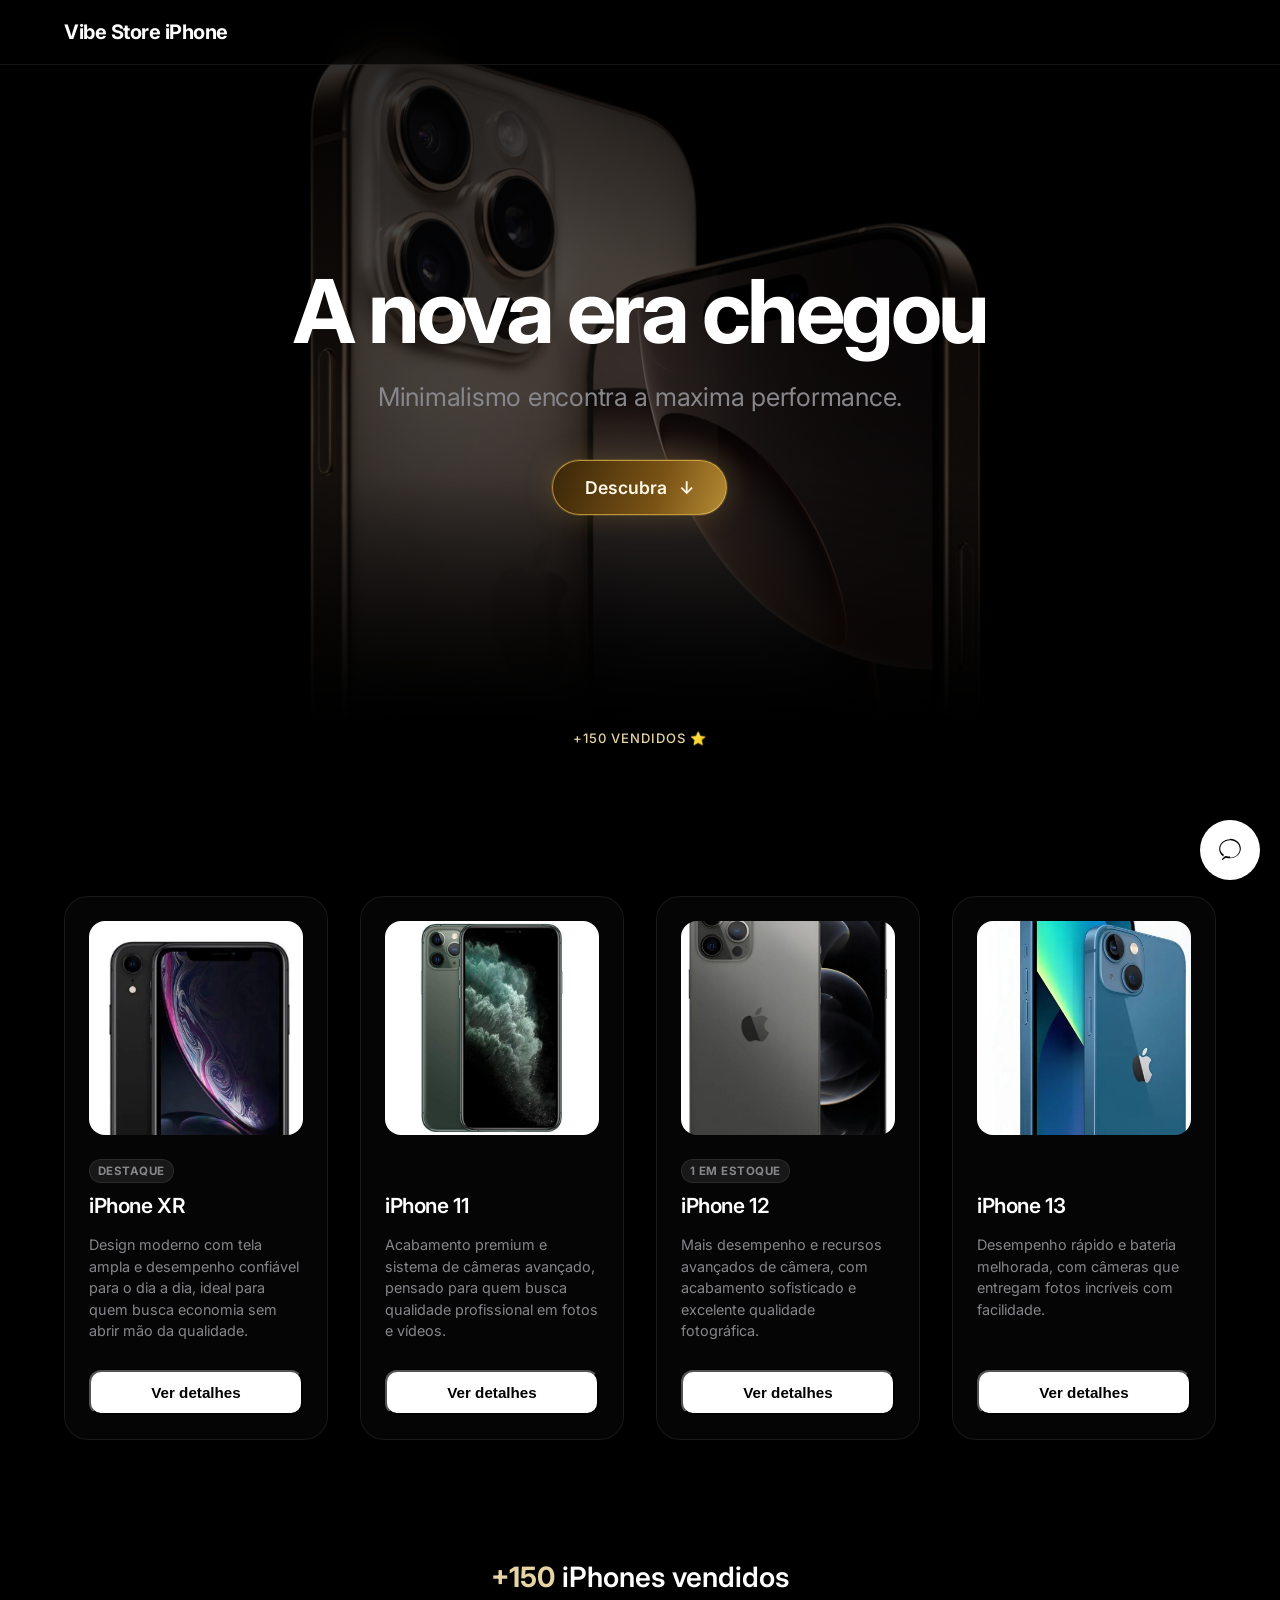
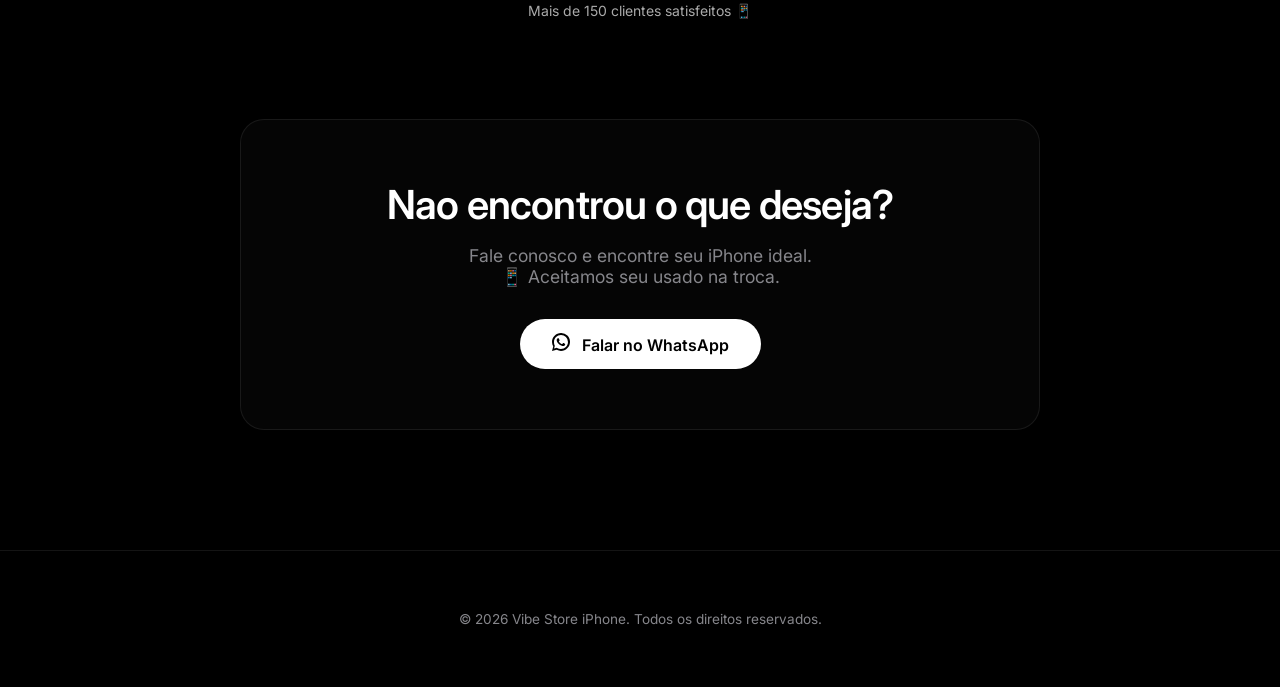
<file: index.html>
<!DOCTYPE html>
<html lang="pt-BR">
<head>
    <meta charset="UTF-8">
    <meta name="viewport" content="width=device-width, initial-scale=1.0">
    <title>CALLEJA IMPORTS</title>
    <meta name="description" content="Seu próximo upgrade com segurança e confiança.">
    <link rel="stylesheet" href="styles.css">
    <!-- Google Fonts: Inter -->
    <link rel="preconnect" href="https://fonts.googleapis.com">
    <link rel="preconnect" href="https://fonts.gstatic.com" crossorigin>
    <link href="https://fonts.googleapis.com/css2?family=Inter:wght@300;400;500;600;700&display=swap" rel="stylesheet">
</head>
<body>
    <!-- Header -->
    <header class="header blur-effect fade-in">
        <div class="container header-content">
            <a href="#" class="logo" id="dyn-header-name">CALLEJA IMPORTS</a>
        </div>
    </header>

    <main>
        <!-- Hero Section -->
        <section class="hero fade-in">
            <div class="container hero-content">
                <h1 id="dyn-hero-title">Tecnologia <br>com Confiança.</h1>
                <p id="dyn-hero-subtitle">Seu próximo upgrade com segurança e confiança.</p>
                <a href="#produtos" class="btn-primary btn-discover">Descubra <span aria-hidden="true">↓</span></a>
            </div>
        </section>
        
<!-- Mini Social Proof -->
<section class="mini-proof-section">
  <div class="container">
    <p class="mini-proof">+150 vendidos ⭐</p>
  </div>
</section>
        
        <!-- Products Section -->
        <section id="produtos" class="products">
            <div class="container">
                <div class="grid-4x2" id="produtos-grid">
                    <!-- Conteúdo gerado dinamicamente -->
                </div>
            </div>
        </section>
        
<!-- Social Proof -->
<section class="social-proof-section">
  <div class="container">
    <h2><span>+150</span> iPhones vendidos</h2>
    <p>Mais de 150 clientes satisfeitos 📱</p>
  </div>
</section>
        
        <!-- CTA Final -->
        <section class="cta-section fade-in">
            <div class="container cta-container blur-effect">
                <h2 class="cta-title" id="dyn-cta-text">Não encontrou o modelo que deseja?</h2>
<p class="cta-text">
Fale conosco e encontre seu iPhone ideal.<br>
📱 Aceitamos seu usado na troca.
</p>
                <a href="https://api.whatsapp.com/send?phone=555185729132&text=N%C3%A3o%20encontrei%20o%20modelo%20que%20desejo" 
   class="btn btn-buy cta-btn" 
   target="_blank" 
   rel="noopener noreferrer">

   <svg xmlns="http://www.w3.org/2000/svg" width="18" height="18" fill="currentColor" viewBox="0 0 24 24" style="margin-right:8px;">
       <path d="M20.52 3.48A11.77 11.77 0 0 0 12.01 0C5.38 0 .02 5.36.02 12c0 2.12.55 4.18 1.6 6L0 24l6.2-1.62a11.94 11.94 0 0 0 5.81 1.48h.01c6.63 0 11.99-5.36 11.99-12 0-3.2-1.25-6.21-3.49-8.38zM12 21.3c-1.82 0-3.6-.49-5.15-1.42l-.37-.22-3.68.96.98-3.59-.24-.37A9.28 9.28 0 0 1 2.7 12c0-5.13 4.17-9.3 9.3-9.3 2.48 0 4.8.97 6.55 2.72A9.21 9.21 0 0 1 21.3 12c0 5.13-4.17 9.3-9.3 9.3zm5.1-6.9c-.28-.14-1.66-.82-1.92-.91-.26-.1-.45-.14-.64.14-.19.28-.73.91-.9 1.1-.17.19-.33.21-.61.07-.28-.14-1.17-.43-2.23-1.37-.82-.73-1.38-1.63-1.54-1.91-.16-.28-.02-.43.12-.57.13-.13.28-.33.42-.49.14-.16.19-.28.28-.47.09-.19.05-.35-.02-.49-.07-.14-.64-1.54-.88-2.11-.23-.55-.47-.47-.64-.48h-.55c-.19 0-.49.07-.75.35s-.98.96-.98 2.34c0 1.38 1 2.72 1.14 2.91.14.19 1.96 2.99 4.75 4.2.66.28 1.17.45 1.57.57.66.21 1.26.18 1.73.11.53-.08 1.66-.68 1.9-1.34.24-.66.24-1.22.17-1.34-.07-.12-.26-.19-.54-.33z"/>
   </svg>

   Falar no WhatsApp
</a>
            </div>
        </section>

    </main>
    
    <!-- Footer -->
    <footer class="footer">
        <div class="container">
            <p id="dyn-footer-name">&copy; 2026 Vibe Store iPhone. Todos os direitos reservados.</p>
        </div>
    </footer>

    <!-- Modal System -->
    <div id="product-modal" class="modal-overlay">
        <div class="modal-content">
            <button class="modal-close">&times;</button>
            <button class="carousel-control prev-control" aria-label="Anterior">&#8592;</button>
            <button class="carousel-control next-control" aria-label="Próximo">&#8594;</button>
            <div class="modal-carousel-container" id="modal-carousel-container">
                <!-- Slides injetados aqui via JS -->
            </div>
        </div>
    </div>

    <!-- IA Assistant Chat -->
    <div id="chat-btn">
        <svg fill="#fff" viewBox="0 0 24 24" width="24" height="24">
            <path d="M12 2C6.477 2 2 6.035 2 11c0 2.825 1.472 5.342 3.784 6.967-.318 1.405-1.077 2.836-1.121 2.915-.07.127-.038.286.074.377.112.091.272.087.38-.01.037-.033 1.636-1.488 2.92-2.146 1.25.352 2.58.543 3.963.543 5.523 0 10-4.035 10-9s-4.477-9-10-9zm0 16c-1.282 0-2.525-.183-3.69-.516-.14-.04-.294-.02-.416.056-1.05.65-2.28 1.57-2.613 1.815.195-.733.682-1.84.95-2.827.042-.152.008-.315-.093-.437C4.195 14.654 3 12.923 3 11c0-4.411 4.037-8 9-8s9 3.589 9 8-4.037 8-9 8z"></path>
        </svg>
    </div>
    <div id="chat-box">
        <div class="chat-header">Assistente de Vendas</div>
        <div class="chat-messages" id="chat-messages">
            <div class="msg ia">Olá! Sou o assistente de vendas da Vibe Store. Me diga como posso te ajudar?</div>
        </div>
        <div class="chat-input-area">
            <input type="text" id="chat-input" placeholder="Digite sua mensagem...">
            <button id="chat-send">Enviar</button>
        </div>
        <div class="chat-footer">
            <a href="https://api.whatsapp.com/send?phone=555185729132" target="_blank">Falar com a Vibe Store</a>
        </div>
    </div>

    <!-- Scripts -->
    <script src="app.js"></script>
</body>
</html>
</file>
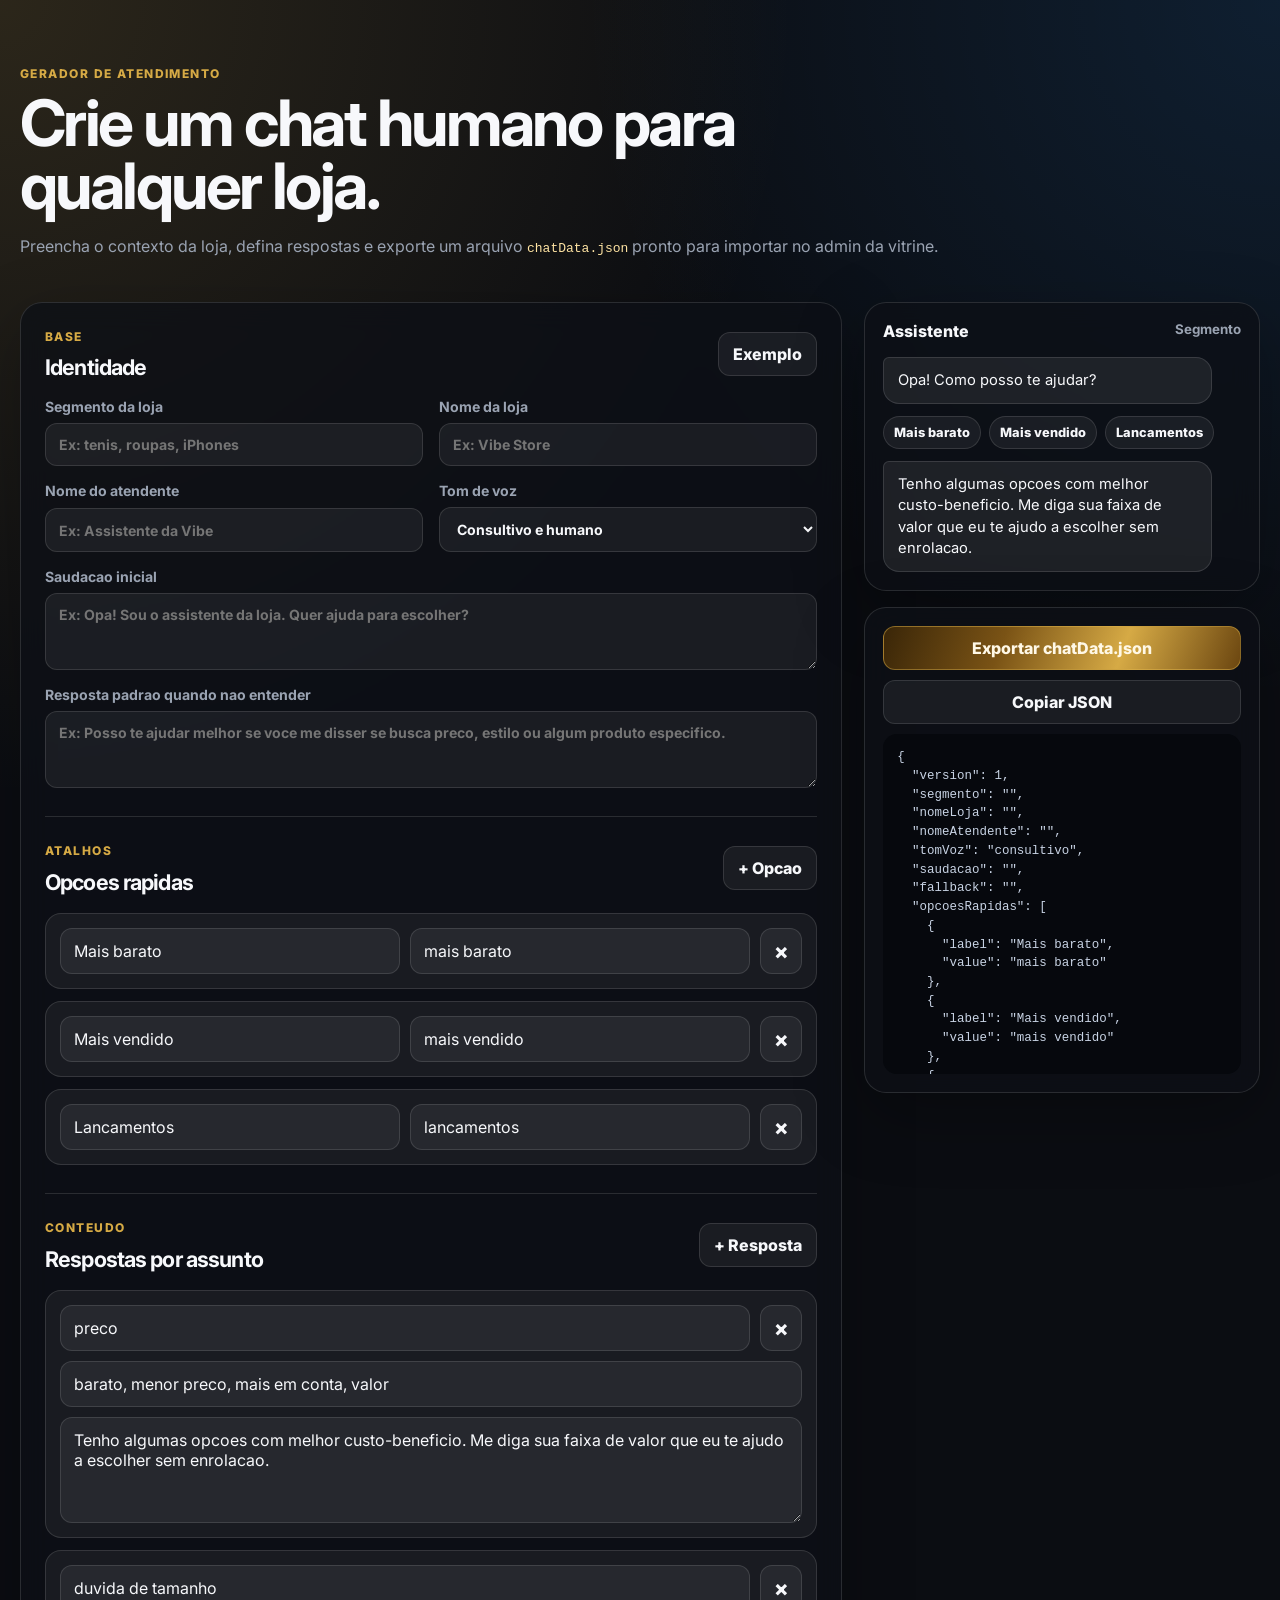
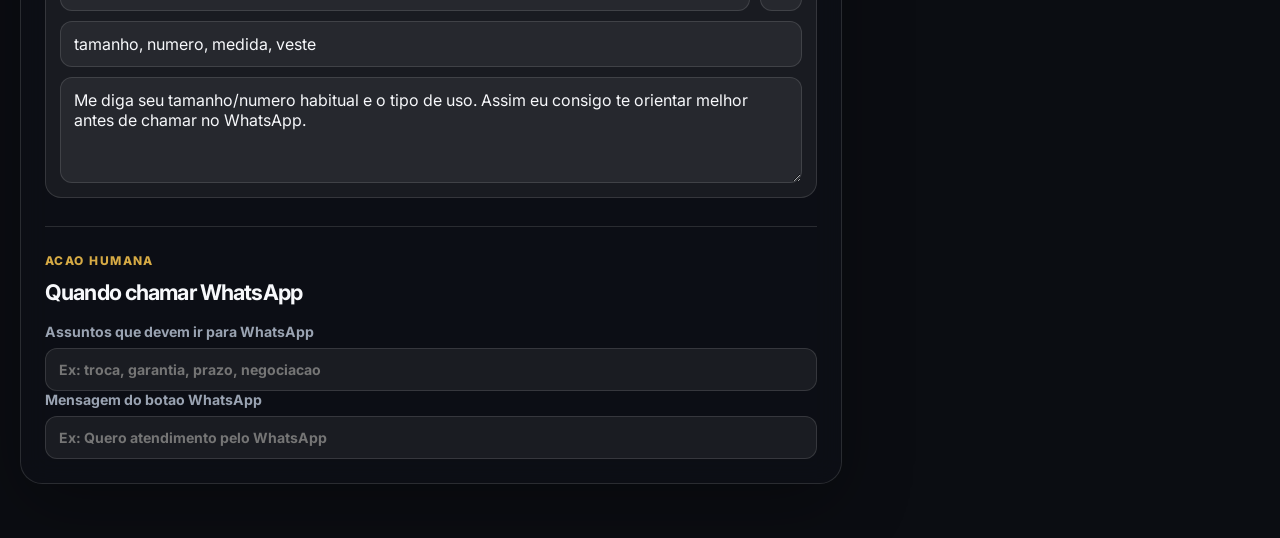
<file: adm/ChatGenerate/index.html>
<!DOCTYPE html>
<html lang="pt-BR">
<head>
    <meta charset="UTF-8">
    <meta name="viewport" content="width=device-width, initial-scale=1.0">
    <title>Gerador de Chat | Store Admin</title>
    <link rel="stylesheet" href="styles.css">
    <link rel="preconnect" href="https://fonts.googleapis.com">
    <link rel="preconnect" href="https://fonts.gstatic.com" crossorigin>
    <link href="https://fonts.googleapis.com/css2?family=Inter:wght@400;500;600;700;800&display=swap" rel="stylesheet">
</head>
<body>
    <main class="app-shell">
        <section class="hero-panel">
            <p class="eyebrow">Gerador de atendimento</p>
            <h1>Crie um chat humano para qualquer loja.</h1>
            <p>Preencha o contexto da loja, defina respostas e exporte um arquivo <code>chatData.json</code> pronto para importar no admin da vitrine.</p>
        </section>

        <section class="workspace">
            <form id="chat-form" class="builder-panel">
                <div class="section-head">
                    <div>
                        <p class="eyebrow">Base</p>
                        <h2>Identidade</h2>
                    </div>
                    <button type="button" id="btn-fill-example" class="btn ghost">Exemplo</button>
                </div>

                <div class="form-grid">
                    <label>
                        Segmento da loja
                        <input id="segmento" type="text" placeholder="Ex: tenis, roupas, iPhones">
                    </label>
                    <label>
                        Nome da loja
                        <input id="nomeLoja" type="text" placeholder="Ex: Vibe Store">
                    </label>
                    <label>
                        Nome do atendente
                        <input id="nomeAtendente" type="text" placeholder="Ex: Assistente da Vibe">
                    </label>
                    <label>
                        Tom de voz
                        <select id="tomVoz">
                            <option value="consultivo">Consultivo e humano</option>
                            <option value="premium">Premium e direto</option>
                            <option value="descontraido">Descontraido e vendedor</option>
                            <option value="tecnico">Tecnico e objetivo</option>
                        </select>
                    </label>
                    <label class="full">
                        Saudacao inicial
                        <textarea id="saudacao" rows="3" placeholder="Ex: Opa! Sou o assistente da loja. Quer ajuda para escolher?"></textarea>
                    </label>
                    <label class="full">
                        Resposta padrao quando nao entender
                        <textarea id="fallback" rows="3" placeholder="Ex: Posso te ajudar melhor se voce me disser se busca preco, estilo ou algum produto especifico."></textarea>
                    </label>
                </div>

                <div class="section-block">
                    <div class="section-head">
                        <div>
                            <p class="eyebrow">Atalhos</p>
                            <h2>Opcoes rapidas</h2>
                        </div>
                        <button type="button" class="btn ghost" id="btn-add-option">+ Opcao</button>
                    </div>
                    <div id="quick-options" class="dynamic-list"></div>
                </div>

                <div class="section-block">
                    <div class="section-head">
                        <div>
                            <p class="eyebrow">Conteudo</p>
                            <h2>Respostas por assunto</h2>
                        </div>
                        <button type="button" class="btn ghost" id="btn-add-answer">+ Resposta</button>
                    </div>
                    <div id="answers-list" class="dynamic-list"></div>
                </div>

                <div class="section-block">
                    <div class="section-head">
                        <div>
                            <p class="eyebrow">Acao humana</p>
                            <h2>Quando chamar WhatsApp</h2>
                        </div>
                    </div>
                    <label class="full">
                        Assuntos que devem ir para WhatsApp
                        <input id="whatsappTriggers" type="text" placeholder="Ex: troca, garantia, prazo, negociacao">
                    </label>
                    <label class="full">
                        Mensagem do botao WhatsApp
                        <input id="whatsappMessage" type="text" placeholder="Ex: Quero atendimento pelo WhatsApp">
                    </label>
                </div>
            </form>

            <aside class="preview-panel">
                <div class="preview-card">
                    <div class="chat-top">
                        <span id="preview-attendant">Assistente</span>
                        <small id="preview-segment">Segmento</small>
                    </div>
                    <div class="bubble ia" id="preview-saudacao">Opa! Como posso te ajudar?</div>
                    <div id="preview-options" class="preview-options"></div>
                    <div class="bubble ia" id="preview-answer">As respostas aparecem aqui conforme voce preenche.</div>
                </div>

                <div class="export-card">
                    <button type="button" id="btn-export" class="btn primary">Exportar chatData.json</button>
                    <button type="button" id="btn-copy" class="btn ghost">Copiar JSON</button>
                    <pre id="json-preview"></pre>
                </div>
            </aside>
        </section>
    </main>

    <template id="tpl-option">
        <div class="list-item option-item">
            <input class="option-label" type="text" placeholder="Texto do botao">
            <input class="option-value" type="text" placeholder="Mensagem enviada">
            <button type="button" class="btn icon btn-remove">×</button>
        </div>
    </template>

    <template id="tpl-answer">
        <div class="list-item answer-item">
            <div class="row">
                <input class="answer-topic" type="text" placeholder="Assunto, ex: corrida">
                <button type="button" class="btn icon btn-remove">×</button>
            </div>
            <input class="answer-keywords" type="text" placeholder="Palavras-chave separadas por virgula">
            <textarea class="answer-text" rows="4" placeholder="Resposta humana e profissional"></textarea>
        </div>
    </template>

    <div id="toast" class="toast"></div>
    <script src="app.js"></script>
</body>
</html>
</file>
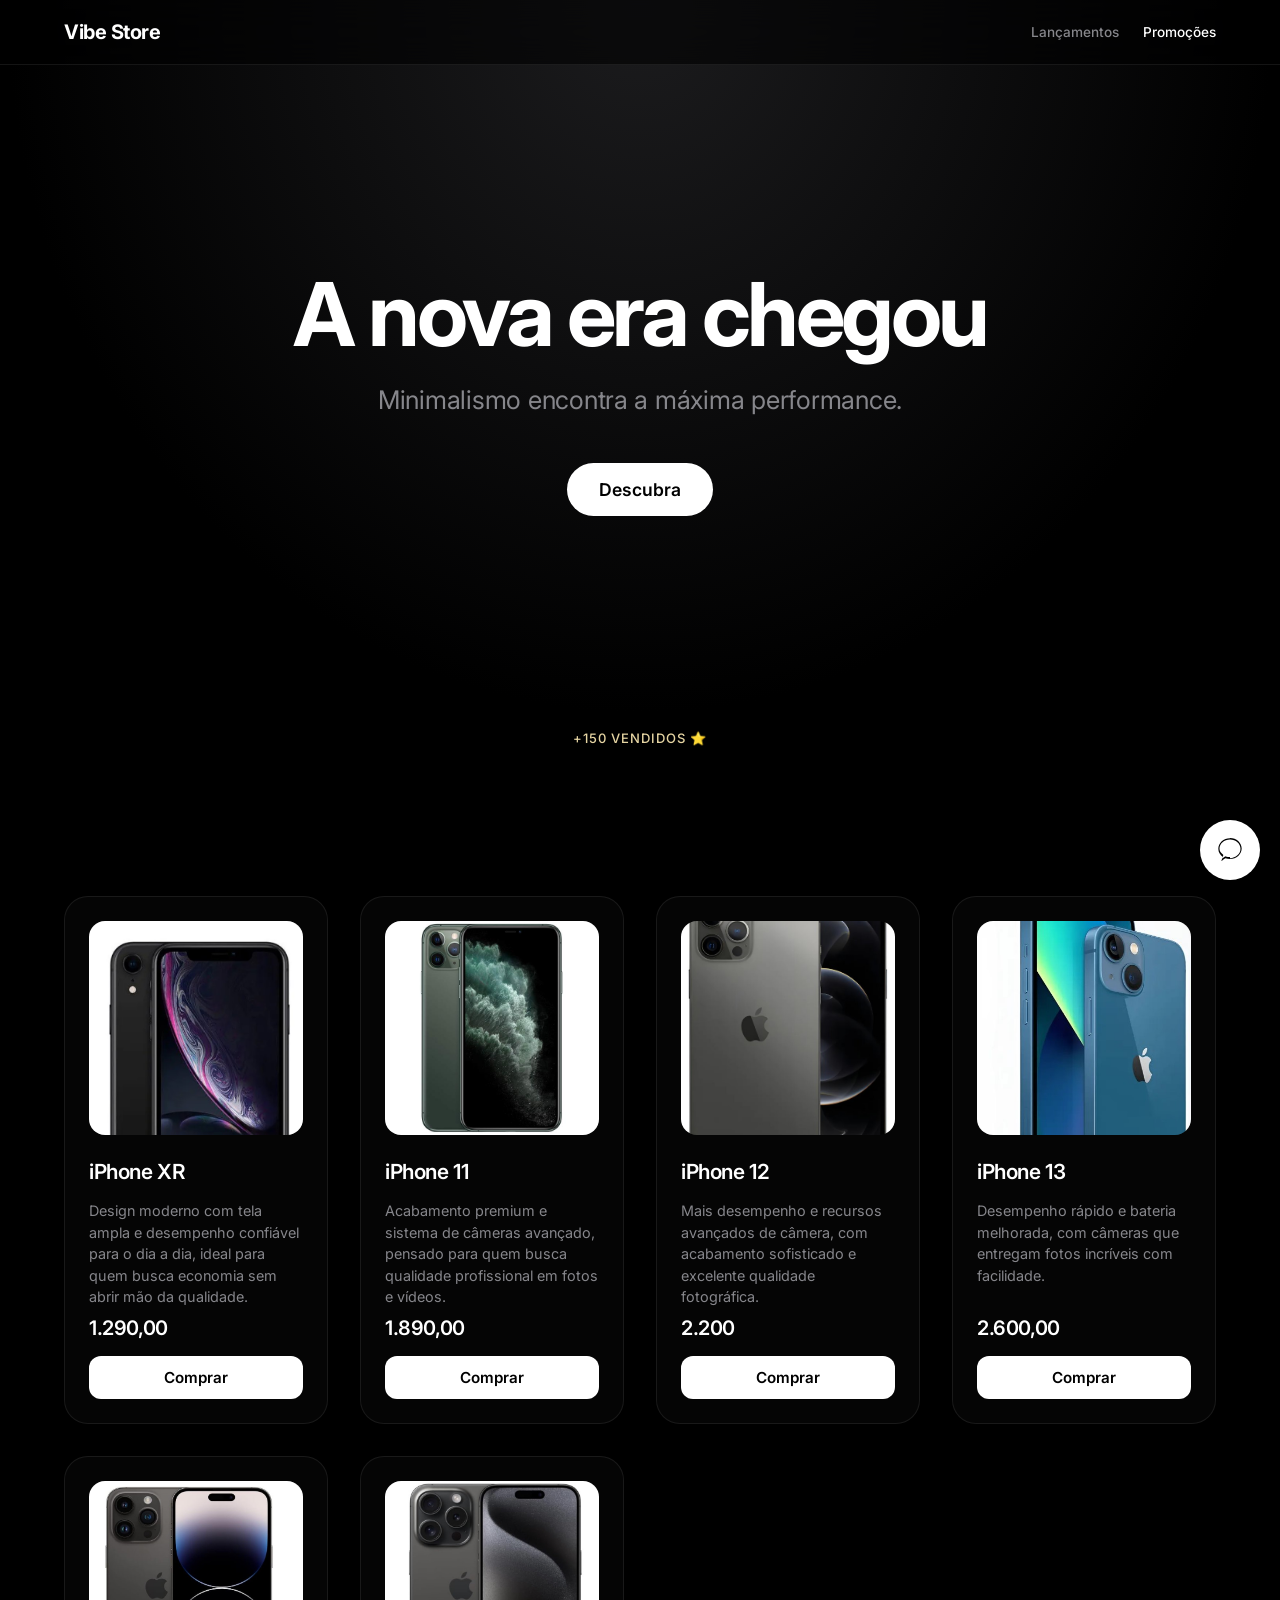
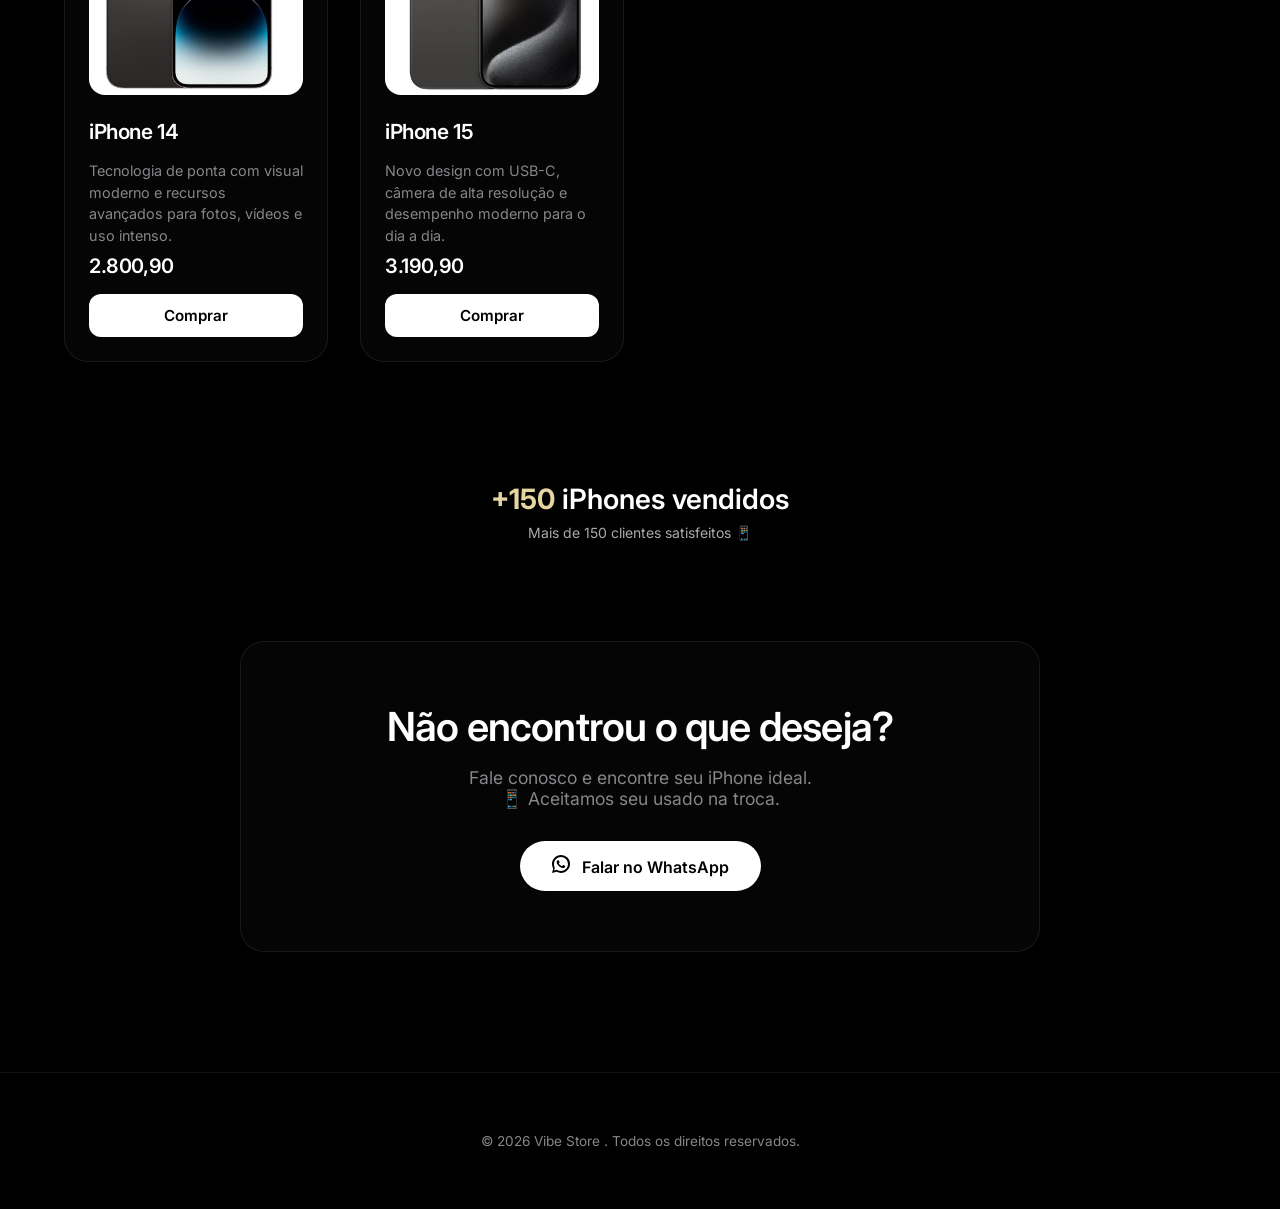
<file: NovoTeste/00teste/index.html>
<!DOCTYPE html>
<html lang="pt-BR">
<head>
    <meta charset="UTF-8">
    <meta name="viewport" content="width=device-width, initial-scale=1.0">
    <title>Vibe Store iPhone | Lançamentos</title>
    <meta name="description" content="Descubra a nova coleção da Vibe Store iPhone com design minimalista e máxima performance.">
    <link rel="stylesheet" href="styles.css">
    <!-- Google Fonts: Inter -->
    <link rel="preconnect" href="https://fonts.googleapis.com">
    <link rel="preconnect" href="https://fonts.gstatic.com" crossorigin>
    <link href="https://fonts.googleapis.com/css2?family=Inter:wght@300;400;500;600;700&display=swap" rel="stylesheet">
</head>
<body>
    <!-- Header -->
    <header class="header blur-effect fade-in">
        <div class="container header-content">
            <a href="#" class="logo" id="dyn-header-name">Vibe Store iPhone</a>
            <nav class="nav-links">
                <a href="#produtos">Lançamentos</a>
                <a href="#produtos" class="highlight">Promoções</a>
            </nav>
        </div>
    </header>

    <main>
        <!-- Hero Section -->
        <section class="hero fade-in">
            <div class="container hero-content">
                <h1 id="dyn-hero-title">A Nova Era<br>do Design.</h1>
                <p>Minimalismo encontra a máxima performance.</p>
                <a href="#produtos" class="btn-primary">Descubra</a>
            </div>
        </section>
        
<!-- Mini Social Proof -->
<section class="mini-proof-section">
  <div class="container">
    <p class="mini-proof">+150 vendidos ⭐</p>
  </div>
</section>
        
        <!-- Products Section -->
        <section id="produtos" class="products">
            <div class="container">
                <div class="grid-4x2" id="produtos-grid">
                    <!-- Conteúdo gerado dinamicamente -->
                </div>
            </div>
        </section>
        
<!-- Social Proof -->
<section class="social-proof-section">
  <div class="container">
    <h2><span>+150</span> iPhones vendidos</h2>
    <p>Mais de 150 clientes satisfeitos 📱</p>
  </div>
</section>
        
        <!-- CTA Final -->
        <section class="cta-section fade-in">
            <div class="container cta-container blur-effect">
                <h2 class="cta-title" id="dyn-cta-text">Não encontrou o modelo que deseja?</h2>
<p class="cta-text">
Fale conosco e encontre seu iPhone ideal.<br>
📱 Aceitamos seu usado na troca.
</p>
                <a href="https://api.whatsapp.com/send?phone=555185729132&text=N%C3%A3o%20encontrei%20o%20modelo%20que%20desejo" 
   class="btn btn-buy cta-btn" 
   target="_blank" 
   rel="noopener noreferrer">

   <svg xmlns="http://www.w3.org/2000/svg" width="18" height="18" fill="currentColor" viewBox="0 0 24 24" style="margin-right:8px;">
       <path d="M20.52 3.48A11.77 11.77 0 0 0 12.01 0C5.38 0 .02 5.36.02 12c0 2.12.55 4.18 1.6 6L0 24l6.2-1.62a11.94 11.94 0 0 0 5.81 1.48h.01c6.63 0 11.99-5.36 11.99-12 0-3.2-1.25-6.21-3.49-8.38zM12 21.3c-1.82 0-3.6-.49-5.15-1.42l-.37-.22-3.68.96.98-3.59-.24-.37A9.28 9.28 0 0 1 2.7 12c0-5.13 4.17-9.3 9.3-9.3 2.48 0 4.8.97 6.55 2.72A9.21 9.21 0 0 1 21.3 12c0 5.13-4.17 9.3-9.3 9.3zm5.1-6.9c-.28-.14-1.66-.82-1.92-.91-.26-.1-.45-.14-.64.14-.19.28-.73.91-.9 1.1-.17.19-.33.21-.61.07-.28-.14-1.17-.43-2.23-1.37-.82-.73-1.38-1.63-1.54-1.91-.16-.28-.02-.43.12-.57.13-.13.28-.33.42-.49.14-.16.19-.28.28-.47.09-.19.05-.35-.02-.49-.07-.14-.64-1.54-.88-2.11-.23-.55-.47-.47-.64-.48h-.55c-.19 0-.49.07-.75.35s-.98.96-.98 2.34c0 1.38 1 2.72 1.14 2.91.14.19 1.96 2.99 4.75 4.2.66.28 1.17.45 1.57.57.66.21 1.26.18 1.73.11.53-.08 1.66-.68 1.9-1.34.24-.66.24-1.22.17-1.34-.07-.12-.26-.19-.54-.33z"/>
   </svg>

   Falar no WhatsApp
</a>
            </div>
        </section>

    </main>
    
    <!-- Footer -->
    <footer class="footer">
        <div class="container">
            <p id="dyn-footer-name">&copy; 2026 Vibe Store iPhone. Todos os direitos reservados.</p>
        </div>
    </footer>

    <!-- Modal System -->
    <div id="product-modal" class="modal-overlay">
        <div class="modal-content">
            <button class="modal-close">&times;</button>
            <button class="carousel-control prev-control" aria-label="Anterior">&#8592;</button>
            <button class="carousel-control next-control" aria-label="Próximo">&#8594;</button>
            <div class="modal-carousel-container" id="modal-carousel-container">
                <!-- Slides injetados aqui via JS -->
            </div>
        </div>
    </div>

    <!-- IA Assistant Chat -->
    <div id="chat-btn">
        <svg fill="#fff" viewBox="0 0 24 24" width="24" height="24">
            <path d="M12 2C6.477 2 2 6.035 2 11c0 2.825 1.472 5.342 3.784 6.967-.318 1.405-1.077 2.836-1.121 2.915-.07.127-.038.286.074.377.112.091.272.087.38-.01.037-.033 1.636-1.488 2.92-2.146 1.25.352 2.58.543 3.963.543 5.523 0 10-4.035 10-9s-4.477-9-10-9zm0 16c-1.282 0-2.525-.183-3.69-.516-.14-.04-.294-.02-.416.056-1.05.65-2.28 1.57-2.613 1.815.195-.733.682-1.84.95-2.827.042-.152.008-.315-.093-.437C4.195 14.654 3 12.923 3 11c0-4.411 4.037-8 9-8s9 3.589 9 8-4.037 8-9 8z"></path>
        </svg>
    </div>
    <div id="chat-box">
        <div class="chat-header">Assistente de Vendas</div>
        <div class="chat-messages" id="chat-messages">
            <div class="msg ia">Olá! Sou o assistente de vendas da Vibe Store. Me diga como posso te ajudar?</div>
        </div>
        <div class="chat-input-area">
            <input type="text" id="chat-input" placeholder="Digite sua mensagem...">
            <button id="chat-send">Enviar</button>
        </div>
        <div class="chat-footer">
            <a href="https://api.whatsapp.com/send?phone=555185729132" target="_blank">Falar com a Vibe Store</a>
        </div>
    </div>

    <!-- Scripts -->
    <script src="app.js"></script>
</body>
</html>
</file>
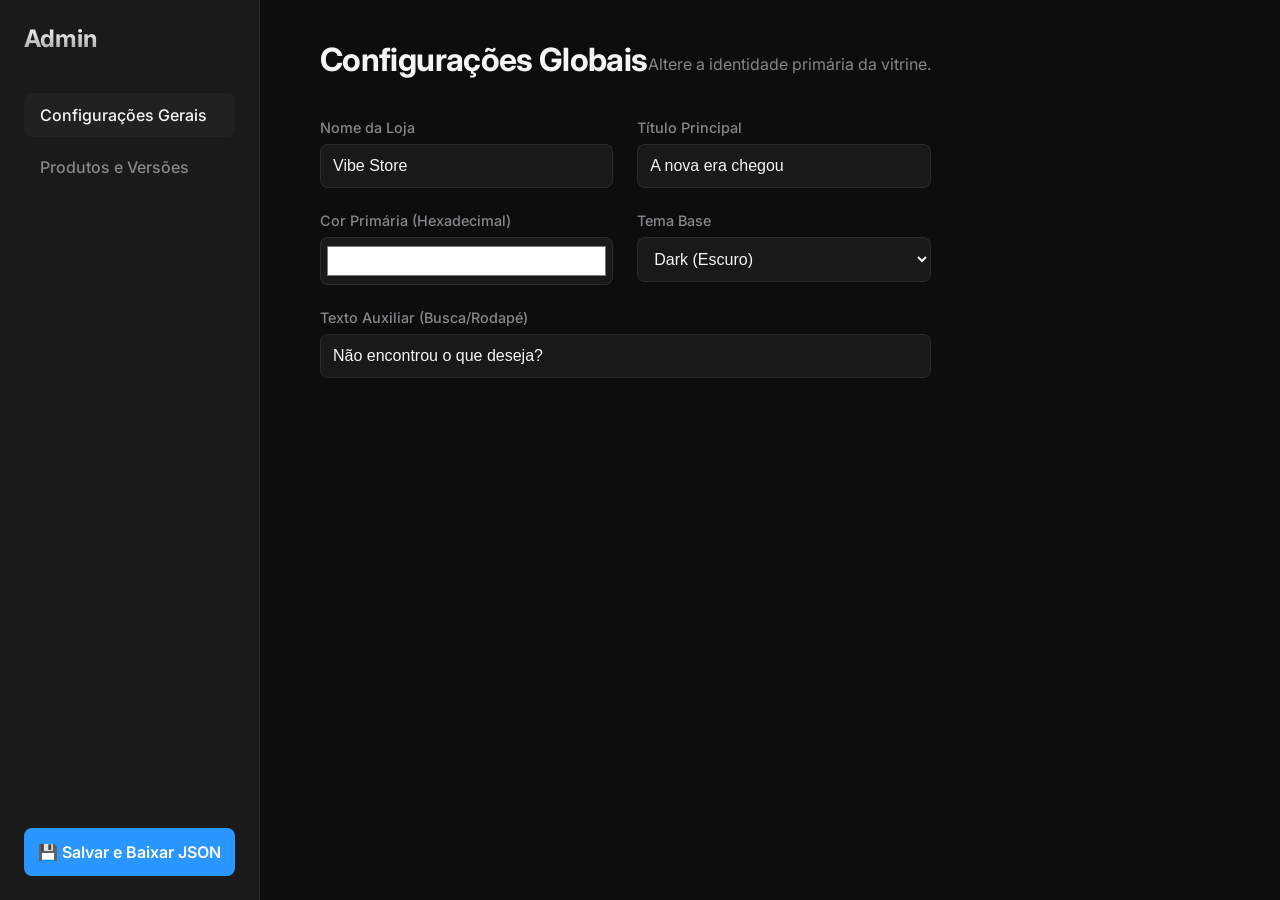
<file: NovoTeste/00teste/admin.html>
<!DOCTYPE html>
<html lang="pt-BR">
<head>
    <meta charset="UTF-8">
    <meta name="viewport" content="width=device-width, initial-scale=1.0">
    <title>Painel Administrativo | Configurações do Site</title>
    <link rel="stylesheet" href="admin-styles.css">
    <link href="https://fonts.googleapis.com/css2?family=Inter:wght@300;400;500;600;700&display=swap" rel="stylesheet">
</head>
<body>
    <div class="admin-layout">
        <!-- Sidebar -->
        <aside class="sidebar">
            <div class="logo-area">
                <h2>Admin</h2>
            </div>
            <nav class="menu">
                <a href="#tab-geral" class="menu-item active" data-tab="tab-geral">Configurações Gerais</a>
                <a href="#tab-produtos" class="menu-item" data-tab="tab-produtos">Produtos e Versões</a>
            </nav>
            <div class="actions-area">
                <button id="btn-save" class="btn-primary">💾 Salvar e Baixar JSON</button>
            </div>
        </aside>

        <!-- Main Content -->
        <main class="content-area">
            <!-- Tab Geral -->
            <section id="tab-geral" class="tab-content active">
                <div class="header-section">
                    <h1>Configurações Globais</h1>
                    <p>Altere a identidade primária da vitrine.</p>
                </div>
                
                <div class="form-grid">
                    <div class="form-group">
                        <label>Nome da Loja</label>
                        <input type="text" id="cfg-nomeLoja" placeholder="Ex: Vibe Store iPhone">
                    </div>
                    <div class="form-group">
                        <label>Título Principal</label>
                        <input type="text" id="cfg-titulo" placeholder="Pode conter <br> para quebrar linha">
                    </div>
                    <div class="form-group">
                        <label>Cor Primária (Hexadecimal)</label>
                        <input type="color" id="cfg-corPrimaria" value="#ffffff">
                    </div>
                    <div class="form-group">
                        <label>Tema Base</label>
                        <select id="cfg-tema">
                            <option value="dark">Dark (Escuro)</option>
                            <option value="light">Light (Claro)</option>
                        </select>
                    </div>
                    <div class="form-group full-width">
                        <label>Texto Auxiliar (Busca/Rodapé)</label>
                        <input type="text" id="cfg-textoBusca" placeholder="Ex: Não encontrou o modelo que deseja?">
                    </div>
                </div>
            </section>

            <!-- Tab Produtos -->
            <section id="tab-produtos" class="tab-content">
                <div class="header-section">
                    <h1>Sua Vitrine de Produtos</h1>
                    <button class="btn-secondary" id="btn-add-product">+ Novo Produto</button>
                </div>
                
                <div id="products-list-container" class="products-accordion admin-produtos">
                    <!-- Gerado pelo JS -->
                </div>
            </section>
        </main>
    </div>

    <!-- Template de Produto -->
    <template id="tpl-product">
        <div class="product-item glass-card" data-prod-index="">
            <div class="prod-header">
                <div class="prod-header-info">
                    <h3 class="prod-title-display">Novo Produto</h3>
                    <span class="badge-status">Draft</span>
                </div>
                <button class="btn-danger btn-remove-prod">Remover</button>
            </div>
            <div class="prod-body">
                <div class="form-grid">
                    <div class="form-group">
                        <label>Nome do Produto (Ex: iPhone 17)</label>
                        <input type="text" class="prod-nome" placeholder="Nome do produto">
                    </div>
                    <div class="form-group">
                        <label>Preview Imagem Capa</label>
                        <input type="file" class="file-upload prod-file" accept="image/*">
                        <p class="help-text" style="color: #ffcc00; font-size: 0.8rem; margin-top: 4px;">⚠️ A imagem deve ser colocada manualmente na pasta /ImagensProduto/ com o mesmo nome do arquivo</p>
                        <div class="image-preview">
                            <span class="img-preview-text">Sem imagem</span>
                            <img class="img-preview" src="./assets/placeholder.png" alt="preview">
                        </div>
                        <input type="hidden" class="prod-imagem">
                    </div>
                    <div class="form-group full-width">
                        <label>Descrição Breve</label>
                        <textarea class="prod-descricao" rows="2" placeholder="Design sofisticado..."></textarea>
                    </div>
                </div>

                <div class="versions-section">
                    <div class="versions-section-header">
                        <h4>Versões do Produto</h4>
                        <button class="btn-secondary btn-add-version">+ Criar Versão</button>
                    </div>
                    <div class="versions-list"></div>
                </div>
            </div>
        </div>
    </template>

    <!-- Template de Versão -->
    <template id="tpl-version">
        <div class="version-item" data-vers-index="">
            <div class="vers-header">
                <h5>Versão <span class="vers-num">1</span></h5>
                <button class="btn-icon btn-remove-vers" title="Remover Variação">&times;</button>
            </div>
            <div class="form-grid compact">
                <div class="form-group full-width">
                    <label>Título (Ex: iPhone 17 Pro Max — 256GB)</label>
                    <input type="text" class="vers-titulo" placeholder="Título da versão">
                </div>
                <div class="form-group">
                    <label>Valor (R$)</label>
                    <input type="text" class="vers-preco" placeholder="Ex: 5299">
                </div>
                <div class="form-group">
                    <label>Máx. Parcelas</label>
                    <input type="number" class="vers-parcelas" placeholder="12" value="12">
                </div>
                <div class="form-group full-width">
                    <label>Especificações Detalhadas</label>
                    <textarea class="vers-specs" rows="4" placeholder="Tela...\nBateria...\nCâmera... (Quebre linha com Enter)"></textarea>
                </div>
                <div class="form-group full-width">
                    <label>Imagens da Versão (Até 3 fotos)</label>
                    <p class="help-text" style="color: #ffcc00; font-size: 0.8rem; margin-bottom: 8px;">⚠️ As imagens escolhidas devem ser salvas fisicamente em /ImagensProduto/ com seus nomes exatos.</p>
                    <div class="images-upload-grid">
                        <div class="img-upload-box">
                            <span>Img 1</span>
                            <input type="file" class="file-upload vers-img-file" data-idx="0" accept="image/*">
                            <input type="hidden" class="vers-img-hidden" data-idx="0">
                            <img class="img-preview-mini" src="" style="display:none;">
                        </div>
                        <div class="img-upload-box">
                            <span>Img 2</span>
                            <input type="file" class="file-upload vers-img-file" data-idx="1" accept="image/*">
                            <input type="hidden" class="vers-img-hidden" data-idx="1">
                            <img class="img-preview-mini" src="" style="display:none;">
                        </div>
                        <div class="img-upload-box">
                            <span>Img 3</span>
                            <input type="file" class="file-upload vers-img-file" data-idx="2" accept="image/*">
                            <input type="hidden" class="vers-img-hidden" data-idx="2">
                            <img class="img-preview-mini" src="" style="display:none;">
                        </div>
                    </div>
                </div>
            </div>
        </div>
    </template>

    <script src="admin.js"></script>
</body>
</html>
</file>
<file: styles.css>
:root {
    --hero-image: none;
    --hero-overlay: 0.68;
    /* Cores Globais - Dark Theme Premium (Default) */
    --bg-dark: #000000;
    --bg-dark-secondary: #050510;
    --text-main: #f5f5f7;
    --text-muted: #86868b;
    --text-muted-dark: #6e6e73;
    
    /* Configurações de Cards / Glassmorphism */
    --card-bg: rgba(255, 255, 255, 0.02);
    --card-bg-hover: rgba(255, 255, 255, 0.04);
    --card-border: rgba(255, 255, 255, 0.08);
}

[data-theme="light"] {
    --bg-dark: #ffffff;
    --bg-dark-secondary: #f5f5f7;
    --text-main: #1d1d1f;
    --text-muted: #86868b;
    --text-muted-dark: #a1a1a6;
    
    --card-bg: rgba(0, 0, 0, 0.02);
    --card-bg-hover: rgba(0, 0, 0, 0.04);
    --card-border: rgba(0, 0, 0, 0.08);
}


* {
    margin: 0;
    padding: 0;
    box-sizing: border-box;
}

body {
    font-family: 'Inter', -apple-system, BlinkMacSystemFont, 'Segoe UI', Roboto, Helvetica, Arial, sans-serif;
    background-color: var(--bg-dark);
    color: var(--text-main);
    overflow-x: hidden;
    scroll-behavior: smooth;
    -webkit-font-smoothing: antialiased;
}

/* ====== UTILITÁRIOS ====== */
.blur-effect {
    background: rgba(0, 0, 0, 0.6);
    backdrop-filter: saturate(180%) blur(20px);
    -webkit-backdrop-filter: saturate(180%) blur(20px);
}

.container {
    max-width: 1200px;
    margin: 0 auto;
    padding: 0 24px;
}

.fade-in {
    opacity: 0;
    transform: translateY(30px);
    transition: opacity 1s cubic-bezier(0.16, 1, 0.3, 1), transform 1s cubic-bezier(0.16, 1, 0.3, 1);
}

.fade-in.visible {
    opacity: 1;
    transform: translateY(0);
}

.header {
    position: fixed;
    top: 0;
    width: 100%;
    z-index: 1000;
    border-bottom: 1px solid var(--card-border);
}

.header-content {
    display: flex;
    justify-content: space-between;
    align-items: center;
    height: 64px;
}

.logo {
    font-size: 1.25rem;
    font-weight: 700;
    color: var(--text-main);
    text-decoration: none;
    letter-spacing: -0.5px;
}

.nav-links {
    display: flex;
    gap: 24px;
}

.nav-links a {
    color: var(--text-muted);
    text-decoration: none;
    font-size: 0.85rem;
    font-weight: 500;
    transition: color 0.3s ease;
}

.nav-links a:hover {
    color: var(--text-main);
}

.nav-links .highlight {
    color: var(--text-main);
}

.hero {
    position: relative;
    height: 80vh;
    min-height: 600px;
    display: flex;
    align-items: center;
    justify-content: center;
    background: radial-gradient(ellipse at top, #1c1c1e 0%, #000000 70%);
    text-align: center;
    padding-top: 64px; /* offset header */
    overflow: hidden;
}

.hero::before {
    content: "";
    position: absolute;
    inset: 0;
    background-image:
        radial-gradient(ellipse at center, rgba(0,0,0,0.12) 0%, rgba(0,0,0,0.62) 72%, rgba(0,0,0,0.9) 100%),
        linear-gradient(to bottom, rgba(0,0,0,var(--hero-overlay)), rgba(0,0,0,var(--hero-overlay))),
        var(--hero-image);
    background-size: cover, cover, cover;
    background-position: center;
    background-repeat: no-repeat;
    transform: scale(1.02);
    z-index: 0;
}

.hero::after {
    content: "";
    position: absolute;
    inset: auto 0 0;
    height: 34%;
    background: linear-gradient(to bottom, transparent, var(--bg-dark));
    z-index: 1;
}

.hero-content {
    position: relative;
    z-index: 2;
}

.hero-content h1 {
    font-size: clamp(3rem, 8vw, 5.5rem);
    font-weight: 700;
    letter-spacing: -0.04em;
    line-height: 1.05;
    margin-bottom: 24px;
    color: var(--text-main);
}

.hero-content p {
    font-size: clamp(1.2rem, 3vw, 1.6rem);
    color: var(--text-muted);
    margin-bottom: 48px;
    font-weight: 400;
    letter-spacing: -0.01em;
}

.btn-primary {
    display: inline-block;
    background-color: var(--text-main);
    color: var(--bg-dark);
    padding: 16px 32px;
    border-radius: 40px;
    text-decoration: none;
    font-size: 1.1rem;
    font-weight: 600;
    transition: transform 0.3s cubic-bezier(0.16, 1, 0.3, 1), background-color 0.3s ease, box-shadow 0.3s ease;
}

.btn-primary:hover {
    transform: scale(1.05);
    background-color: var(--text-main);
    box-shadow: 0 0 20px rgba(134, 134, 139, 0.2);
}

.products {
    padding: 120px 0 80px 0;
    background-color: var(--bg-dark);
}

.grid-4x2 {
    display: grid;
    grid-template-columns: repeat(4, 1fr);
    gap: 32px;
}

.product-card {
    background: var(--card-bg);
    border: 1px solid var(--card-border);
    border-radius: 24px;
    padding: 24px;
    transition: transform 0.5s cubic-bezier(0.16, 1, 0.3, 1), box-shadow 0.5s cubic-bezier(0.16, 1, 0.3, 1), background 0.3s ease;
    display: flex;
    flex-direction: column;
}

.product-card:hover {
    transform: translateY(-8px);
    box-shadow: 0 24px 48px rgba(0, 0, 0, 0.6);
    background: var(--card-bg-hover);
    border-color: rgba(255, 255, 255, 0.15);
}

.image-container {
    overflow: hidden;
}

.img-main {
    transition: transform 0.4s ease;
}

.image-container:hover .img-main {
    transform: scale(1.08);
}

.image-container {
    position: relative;
    width: 100%;
    aspect-ratio: 1/1; /* Quadrado perfeito */
    overflow: hidden;
    border-radius: 16px;
    margin-bottom: 24px;
    background: #111111;
}

.image-container img {
    position: absolute;
    top: 0;
    left: 0;
    width: 100%;
    height: 100%;
    object-fit: cover;
    object-position: center;
    display: block;
    transition: transform 0.8s cubic-bezier(0.16, 1, 0.3, 1);
}

.img-main {
    opacity: 1;
    z-index: 1;
}

.image-container:active .img-main {
    transform: scale(1.1);
}

.product-card:hover .img-main {
    transform: scale(1.05); /* Leve zoom suave na imagem principal */
}

.tile-button-wrapper {
    position: absolute;
    bottom: 12px;
    left: 12px;
    z-index: 10;
    cursor: pointer;
}

.tile-button {
    display: flex;
    align-items: center;
    justify-content: center;
    width: 40px;
    height: 40px;
    background: rgba(245, 245, 247, 0.7);
    border-radius: 50%;
    opacity: 0;
    transition: opacity 0.4s ease, background 0.3s ease, transform 0.4s cubic-bezier(0.16, 1, 0.3, 1);
    backdrop-filter: blur(8px);
    transform: scale(0.8);
}

.product-card:hover .tile-button {
    opacity: 1;
    transform: scale(1);
}

.tile-button:hover {
    background: rgba(255, 255, 255, 1);
    transform: scale(1.1) !important;
}

.icon-control-plus {
    width: 24px;
    height: 24px;
    fill: #1d1d1f; /* Cor escura do icone */
}


.product-info {
    display: flex;
    flex-direction: column;
    flex-grow: 1;
}

.product-info h3 {
    font-size: 1.3rem;
    font-weight: 600;
    margin-bottom: 8px;
    letter-spacing: -0.02em;
    color: var(--text-main);
}

.product-info p {
    font-size: 0.95rem;
    color: var(--text-muted);
    line-height: 1.5;
    margin-bottom: 20px;
    flex-grow: 1;
}

.price {
    font-size: 1.25rem;
    font-weight: 600;
    color: var(--text-main);
    display: block;
	  margin-bottom: 0; /* remove espaço abaixo */
    letter-spacing: -0.02em;
}
.parcelamento {
    display: block;
    font-size: 14px;
    color: #777;
    margin-top: 0; /* remove espaço acima */
    line-height: 1.2; /* deixa mais compacto */
	margin-bottom: 24px;
}

.cta-btn {
    display: inline-flex;
    align-items: center;
    justify-content: center;
    gap: 5px;
    transition: all 0.3s ease;
}

.cta-btn:hover,
.cta-btn:active {
    background-color: #25D366; /* verde WhatsApp */
    transform: scale(1.03);
}

.buttons {
    display: flex;
    flex-direction: column;
    gap: 12px;
}

.btn {
    text-align: center;
    padding: 12px 16px;
    border-radius: 12px;
    font-size: 0.95rem;
    font-weight: 600;
    text-decoration: none;
    transition: all 0.3s cubic-bezier(0.16, 1, 0.3, 1);
}

.btn-buy {
    background-color: var(--text-main);
    color: var(--bg-dark);
}

.btn-buy:hover {
    background-color: #ffffff;
    transform: scale(1.02);
}

/* ====== CTA SECTION ====== */
.cta-section {
    padding: 60px 24px 120px 24px;
    background-color: var(--bg-dark);
    text-align: center;
}

.cta-container {
    max-width: 800px;
    margin: 0 auto;
    padding: 60px 40px;
    border-radius: 24px;
    background: var(--card-bg);
    border: 1px solid var(--card-border);
}

.cta-title {
    font-size: clamp(1.8rem, 4vw, 2.5rem);
    margin-bottom: 16px;
    font-weight: 600;
    letter-spacing: -0.02em;
    color: var(--text-main);
}

.cta-text {
    font-size: 1.1rem;
    color: var(--text-muted);
    margin-bottom: 32px;
}

.cta-btn {
    display: inline-block;
    padding: 14px 32px;
    border-radius: 30px;
    font-size: 1rem;
}

/* ====== MODAL OVERLAY ====== */
.modal-overlay {
    position: fixed;
    top: 0;
    left: 0;
    width: 100%;
    height: 100%;
    background: rgba(0, 0, 0, 0.7);
    backdrop-filter: blur(12px);
    -webkit-backdrop-filter: blur(12px);
    z-index: 2000;
    display: flex;
    align-items: center;
    justify-content: center;
    opacity: 0;
    visibility: hidden;
    transition: opacity 0.4s ease, visibility 0.4s ease;
}

.modal-overlay.active {
    opacity: 1;
    visibility: visible;
}

.modal-content {
    background: var(--bg-dark-secondary);
    border: 1px solid rgba(255, 255, 255, 0.1);
    border-radius: 24px;
    width: 90%;
    max-width: 1000px;
    max-height: 90vh;
    padding: 40px;
    position: relative;
    transform: scale(0.95);
    transition: transform 0.4s cubic-bezier(0.16, 1, 0.3, 1);
    box-shadow: 0 40px 80px rgba(0,0,0,0.8);
    overflow-y: auto;
}

.modal-overlay.active .modal-content {
    transform: scale(1);
}

.modal-close {
    position: absolute;
    top: 24px;
    right: 24px;
    background: rgba(255, 255, 255, 0.05);
    border: 1px solid rgba(255, 255, 255, 0.1);
    color: var(--text-main);
    width: 40px;
    height: 40px;
    border-radius: 50%;
    font-size: 1.5rem;
    line-height: 1;
    cursor: pointer;
    transition: background 0.3s, transform 0.2s;
    z-index: 10;
    display: flex;
    align-items: center;
    justify-content: center;
}

.modal-close:hover {
    background: rgba(255, 255, 255, 0.15);
    transform: scale(1.1);
}

/* Container de carrossel dinâmico */
.modal-carousel-container {
    display: flex;
    width: 100%;
    overflow-x: auto;
    scroll-snap-type: x mandatory;
    scroll-behavior: smooth;
    scrollbar-width: none; /* Firefox */
}
.modal-carousel-container::-webkit-scrollbar {
    display: none; /* Chrome/Safari */
}

.carousel-slide {
    flex: 0 0 100%;
    min-width: 100%;
    display: flex;
    gap: 30px;
    align-items: center;
    scroll-snap-align: start;
}

/* Controles Carrossel (Pill Effect / Glassmorphism) */
.carousel-control {
    position: absolute;
    top: 50%;
    transform: translateY(-50%);
    background: rgba(255, 255, 255, 0.12); /* Opacidade ~10-20% */
    color: rgba(255, 255, 255, 0.9);
    border: 1px solid rgba(255, 255, 255, 0.15); /* fina e suave */
    width: 44px; /* proporção ~40-50px */
    height: 48px;
    border-radius: 40px; /* Bordas totalmente arredondadas (oval/pill) */
    font-size: 1.1rem;
    font-weight: 400;
    cursor: pointer;
    z-index: 20;
    transition: all 0.3s ease;
    backdrop-filter: blur(8px);
    -webkit-backdrop-filter: blur(8px);
    display: flex;
    justify-content: center;
    align-items: center;
}

.carousel-control:hover {
    background: rgba(255, 255, 255, 0.20);
    border-color: rgba(255, 255, 255, 0.25);
    /* Transição suave (0.3s) que o CSS já tem em all */
}

.carousel-control:active {
    transform: translateY(-50%) scale(0.95);
}

@media (min-width: 769px) {
    .prev-control { left: 16px; } /* Totalmente dentro, ~16px da borda */
    .next-control { right: 16px; }
}

/* Layout das colunas do Slide */
.modal-image {
    width: 50%;
    display: flex;
    flex-direction: column;
    align-items: center;
    justify-content: center;
}

/* Novo Mini Carrossel CSS */
.mini-carousel-wrapper {
    position: relative;
    width: 100%;
    max-width: 400px;
    aspect-ratio: 1/1; /* Garante estabilidade visual */
    overflow: hidden;
    border-radius: 16px;
    background: transparent; /* Caso a imagem em the si ja tenha fundo dark */
}

.mini-carousel-inner {
    display: flex;
    width: 100%;
    height: 100%;
    transition: transform 0.4s ease-in-out;
}

.mini-slide {
    flex: 0 0 100%;
    min-width: 100%;
    height: 100%;
    display: flex;
    align-items: center;
    justify-content: center;
}

.mini-slide img {
    width: 100%;
    height: 100%; /* Cover area */
    object-fit: contain;
}

/* Indicadores / Dots */
.mini-dots-container {
    position: absolute;
    bottom: 12px;
    left: 50%;
    transform: translateX(-50%);
    display: flex;
    gap: 8px;
    z-index: 10;
}

.mini-dot {
    width: 8px;
    height: 8px;
    border-radius: 50%;
    background: rgba(255, 255, 255, 0.3);
    cursor: pointer;
    transition: background 0.3s ease, transform 0.3s ease;
}

.mini-dot.active {
    background: rgba(255, 255, 255, 1);
    transform: scale(1.2);
}

.modal-text {
    width: 50%;
    display: flex;
    flex-direction: column;
    text-align: left;
}

.slide-title {
    font-size: 2.2rem;
    margin-bottom: 20px;
    font-weight: 700;
    letter-spacing: -0.02em;
    color: var(--text-main);
}

.specs-content {
    color: var(--text-muted);
    font-size: 1.05rem;
    line-height: 1.8;
}

.specs-content.error {
    color: #ff5e5e;
}

/* ====== FOOTER ====== */
.footer {
    padding: 60px 0;
    text-align: center;
    color: var(--text-muted);
    font-size: 0.85rem;
    border-top: 1px solid var(--card-border);
}

/* ====== RESPONSIVO ====== */

/* Tablets */
@media (max-width: 1024px) {
    .grid-4x2 {
        grid-template-columns: repeat(2, 1fr);
    }
}

/* Mobile */
@media (max-width: 640px) {
    .grid-4x2 {
        grid-template-columns: 1fr;
        gap: 24px;
    }
    
    .products {
        padding: 80px 0 40px 0;
    }

    .hero-content h1 {
        font-size: 3.5rem;
    }
    
    .nav-links a {
        display: none;
    }

    .nav-links a.highlight {
        display: block;
    }
    
    .modal-content {
        padding: 32px 20px;
    }
    
    .carousel-slide {
        flex-direction: column;
    }
    
    .modal-text, .modal-image {
        width: 100%;
    }

    .modal-text {
        order: -1; /* Texto em cima */
    }

    .modal-image img {
        max-width: 100%;
        margin-top: 20px;
    }

@media (max-width: 640px) {
    .carousel-control {
        opacity: 1 !important;
        width: 52px;
        height: 52px;
    }
}
    
    .prev-control { left: 8px; }
    .next-control { right: 8px; }

    /* Ampliação do botão (+) no celular */
    .tile-button {
        opacity: 1; /* Sempre visível no Mobile */
        transform: scale(1);
        width: 52px;
        height: 52px;
        background: rgba(245, 245, 247, 0.95);
        box-shadow: 0 4px 16px rgba(0, 0, 0, 0.6);
    }
    
    .icon-control-plus {
        width: 28px;
        height: 28px;
    }
    
    .tile-button-wrapper {
        bottom: 16px;
        left: 16px;
    }
}

/* ====== PARCELAMENTO UI ====== */
.parcelas {
    display: flex;
    flex-wrap: wrap;
    gap: 8px;
    margin-top: 12px;
}
.parcelas button {
    border: 1px solid var(--text-muted);
    background: transparent;
    color: var(--text-main);
    padding: 6px 12px;
    border-radius: 20px;
    cursor: pointer;
    transition: 0.2s;
    font-weight: 500;
}
.parcelas button.active {
    background: var(--text-main);
    color: var(--bg-dark);
}
.parcelas-valor {
    margin-top: 8px;
    font-size: 0.95rem;
    color: var(--text-muted);
}

/* ====== CHAT ASSISTANT UI ====== */
#chat-btn {
    position: fixed;
    bottom: 20px;
    right: 20px;
    background: var(--text-main);
    color: var(--bg-dark);
    padding: 16px;
    border-radius: 50%;
    cursor: pointer;
    z-index: 9999;
    display: flex;
    align-items: center;
    justify-content: center;
    box-shadow: 0 4px 12px rgba(0,0,0,0.3);
    transition: transform 0.3s ease;
}
#chat-btn:hover { transform: scale(1.1); }
#chat-btn svg { fill: var(--bg-dark); width: 28px; height: 28px; }

#chat-box {
    position: fixed;
    bottom: 80px;
    right: 20px;
    width: 320px;
    height: 450px;
    background: var(--bg-dark-secondary);
    border: 1px solid var(--card-border);
    border-radius: 16px;
    display: none;
    flex-direction: column;
    box-shadow: 0 10px 40px rgba(0,0,0,0.5);
    z-index: 9999;
    transition: 0.3s ease;
    transform: scale(0.9);
    opacity: 0;
    transform-origin: bottom right;
}
#chat-box.active {
    display: flex;
    transform: scale(1);
    opacity: 1;
}
.chat-header {
    padding: 16px;
    border-bottom: 1px solid var(--card-border);
    font-weight: 600;
    color: var(--text-main);
    text-align: center;
}
.chat-messages {
    flex-grow: 1;
    padding: 16px;
    overflow-y: auto;
    display: flex;
    flex-direction: column;
    gap: 12px;
}
.msg {
    padding: 10px 14px;
    border-radius: 12px;
    max-width: 85%;
    font-size: 0.9rem;
    line-height: 1.4;
}
.msg.ia {
    background: rgba(255, 255, 255, 0.05);
    align-self: flex-start;
    color: var(--text-main);
    border: 1px solid var(--card-border);
}
.msg.user {
    background: var(--text-main);
    color: var(--bg-dark);
    align-self: flex-end;
}
.chat-input-area {
    display: flex;
    padding: 12px;
    border-top: 1px solid var(--card-border);
    gap: 8px;
}
.chat-input-area input {
    flex-grow: 1;
    background: transparent;
    border: 1px solid var(--card-border);
    border-radius: 20px;
    padding: 8px 16px;
    color: var(--text-main);
    outline: none;
}
.chat-input-area button {
    background: transparent;
    color: var(--text-main);
    border: none;
    font-weight: 600;
    cursor: pointer;
}
.chat-footer {
    padding: 10px;
    text-align: center;
    font-size: 0.8rem;
    border-top: 1px solid var(--card-border);
}
.chat-footer a { color: var(--text-muted); text-decoration: none; }

#chat-box {
  display: none;
}

#chat-box.active {
  display: flex;
}

.opcoes {
    display: flex;
    flex-direction: column;
    gap: 6px;
    margin-top: 8px;
}

.opcoes button {
    background: #f1f1f1;
    border: none;
    padding: 8px;
    border-radius: 8px;
    cursor: pointer;
    text-align: left;
    transition: 0.2s;
}

.opcoes button:hover {
    background: #ddd;
}

@media (max-width: 768px) {

		
    /* 👉 LIBERA SCROLL */
    .modal-overlay {
        align-items: flex-start;
    }

    .modal-content {
        margin-top: 40px;
        max-height: 90vh;
        overflow-y: auto;
        overflow-x: visible;
        -webkit-overflow-scrolling: touch;
        position: relative;
    }

    /* 👉 BOTÕES */
	    .carousel-control {
        display: flex !important;
        position: absolute;
        top: 50%;
        transform: translateY(-50%);
        width: 60px;
        height: 60px;
        z-index: 9999;
        align-items: center;
        justify-content: center;
        color: #fff;
        font-size: 20px;
        border: none;
        backdrop-filter: blur(6px);
        -webkit-backdrop-filter: blur(6px);
    }

    .prev-control {
        left: -20px;
        border-radius: 0 50px 50px 0;
        background: linear-gradient(
            to right,
            rgba(255,255,255,0.25),
            rgba(255,255,255,0.05)
        );
    }

    .next-control {
        right: -20px;
        border-radius: 50px 0 0 50px;
        background: linear-gradient(
            to left,
            rgba(255,255,255,0.25),
            rgba(255,255,255,0.05)
        );
    }

.modal-content {
    position: relative;
    overflow-x: visible;  /* 👈 deixa botão sair lateral */
    overflow-y: auto;     /* 👈 mantém scroll */
}
	.modal-overlay {
    overflow: visible;
}
	/* ===== ORDEM MOBILE (SEM QUEBRAR NADA) ===== */

.carousel-slide {
    display: flex;
    flex-direction: column;
}
	.modal-image {
    order: -1;
}

.modal-text {
    display: flex;
    flex-direction: column;
}
	.slide-title { order: 1; }
.specs-content { order: 2; }
.price { order: 3; }
.parcelas,
.parcelas-valor { order: 4; }

/* botão (container dele) */
.modal-text > div:last-child {
    order: 5;
}
}

/* ===== PROVA SOCIAL ===== */

.social-proof-section {
  text-align: center;
  padding: 40px 0;
}

.social-proof-section h2 {
  font-size: 28px;
  color: #fff;
  font-weight: 600;
}

.social-proof-section h2 span {
  color: #e6d5a3; /* mesma cor do botão */
  font-weight: 700;
}

.social-proof-section p {
  margin-top: 8px;
  font-size: 14px;
  color: #aaa;
}
.mini-proof-section {
  text-align: center;
  padding: 10px 0 30px;
}

.mini-proof {
  font-size: 13px;
  color: #e6d5a3;
  letter-spacing: 1px;
  font-weight: 500;
  text-transform: uppercase;
}


/* ===== ADMIN FIELDS ON CLIENT ===== */
.product-badges {
    min-height: 24px;
    display: flex;
    flex-wrap: wrap;
    gap: 6px;
    margin-bottom: 10px;
}
.product-badges span {
    display: inline-flex;
    align-items: center;
    min-height: 22px;
    padding: 4px 8px;
    border-radius: 999px;
    background: rgba(255, 255, 255, 0.08);
    color: var(--text-muted);
    border: 1px solid var(--card-border);
    font-size: 0.72rem;
    font-weight: 700;
    text-transform: uppercase;
    letter-spacing: 0.04em;
}
.old-price {
    display: block;
    color: var(--text-muted);
    font-size: 0.9rem;
    font-weight: 500;
    text-decoration: line-through;
    margin-bottom: 3px;
}

/* Mobile: produto abre com imagens primeiro e especificacoes depois. */
@media (max-width: 768px) {
    .modal-content {
        width: calc(100% - 24px);
        padding: 28px 18px;
    }
    .carousel-slide {
        flex-direction: column;
        align-items: stretch;
        gap: 20px;
    }
    .modal-image {
        order: 1;
        width: 100%;
    }
    .modal-text {
        order: 2;
        width: 100%;
    }
    .mini-carousel-wrapper {
        max-width: 100%;
        margin: 0 auto;
    }
    .slide-title {
        font-size: 1.65rem;
        margin-bottom: 14px;
    }
    .specs-content {
        font-size: 0.98rem;
        line-height: 1.65;
    }
}


/* ===== CARD PRICE CLEANUP + PARCEL SELECTION ===== */
.product-actions {
    margin-top: auto;
    padding-top: 20px;
}
.product-card .product-info > .price {
    display: none;
}
.product-card .btn-buy {
    min-height: 44px;
}
.parcelas button {
    min-width: 42px;
    border-color: rgba(245, 245, 247, 0.22);
}
.parcelas button.active {
    background: #25D366;
    border-color: #25D366;
    color: #06160c;
    box-shadow: 0 0 0 3px rgba(37, 211, 102, 0.18);
}
.parcelas button.parcelas-more {
    border-color: rgba(245, 245, 247, 0.38);
    background: rgba(245, 245, 247, 0.08);
    color: var(--text-main);
}


/* ===== CHAT UPGRADE ===== */
#chat-btn {
    width: 60px;
    height: 60px;
    border: 1px solid rgba(255, 255, 255, 0.16);
}
#chat-box {
    width: min(360px, calc(100vw - 28px));
    height: min(520px, calc(100vh - 120px));
    overflow: hidden;
}
.chat-header {
    background: rgba(255, 255, 255, 0.04);
}
.chat-messages {
    gap: 10px;
}
.msg {
    border-radius: 16px;
}
.msg.ia {
    border-top-left-radius: 6px;
}
.msg.user {
    border-top-right-radius: 6px;
}
.opcoes {
    display: flex;
    flex-direction: row;
    flex-wrap: wrap;
    gap: 8px;
    margin-top: 2px;
}
.opcoes button {
    width: auto;
    background: rgba(255, 255, 255, 0.08);
    color: var(--text-main);
    border: 1px solid var(--card-border);
    padding: 8px 10px;
    border-radius: 999px;
    font-size: 0.82rem;
    font-weight: 700;
    text-align: center;
}
.opcoes button:hover {
    background: var(--text-main);
    color: var(--bg-dark);
}
.chat-whatsapp-link {
    align-self: flex-start;
    display: inline-flex;
    align-items: center;
    justify-content: center;
    padding: 10px 12px;
    border-radius: 999px;
    background: #25D366;
    color: #06160c;
    text-decoration: none;
    font-size: 0.86rem;
    font-weight: 800;
}
.chat-input-area input {
    min-width: 0;
}
.chat-input-area button {
    color: #25D366;
}
@media (max-width: 640px) {
    #chat-box {
        right: 14px;
        bottom: 88px;
        height: min(520px, calc(100vh - 112px));
    }
    #chat-btn {
        right: 14px;
        bottom: 18px;
    }
}


/* ===== HERO DISCOVER BUTTON ===== */
.btn-discover {
    position: relative;
    isolation: isolate;
    overflow: hidden;
    border: 1px solid rgba(255, 255, 255, 0.68);
    box-shadow: 0 0 0 1px rgba(255,255,255,0.08), 0 0 28px rgba(255,255,255,0.12);
}
.btn-discover span {
    display: inline-block;
    margin-left: 8px;
    animation: discoverArrow 1.35s ease-in-out infinite;
}
.btn-discover::before {
    content: "";
    position: absolute;
    inset: -2px;
    border-radius: inherit;
    padding: 2px;
    background: conic-gradient(from var(--shine-angle, 0deg), transparent 0deg, transparent 80deg, rgba(255,255,255,0.95) 110deg, transparent 145deg, transparent 360deg);
    -webkit-mask: linear-gradient(#000 0 0) content-box, linear-gradient(#000 0 0);
    -webkit-mask-composite: xor;
    mask-composite: exclude;
    animation: discoverBorder 2.2s linear infinite;
    z-index: -1;
}
.btn-discover::after {
    content: "";
    position: absolute;
    inset: 0;
    background: linear-gradient(110deg, transparent 0%, rgba(255,255,255,0.26) 45%, transparent 62%);
    transform: translateX(-140%);
    animation: discoverSweep 2.6s ease-in-out infinite;
    z-index: -1;
}
@keyframes discoverArrow {
    0%, 100% { transform: translateY(-1px); }
    50% { transform: translateY(4px); }
}
@keyframes discoverSweep {
    0%, 34% { transform: translateX(-140%); }
    70%, 100% { transform: translateX(140%); }
}
@keyframes discoverBorder {
    to { --shine-angle: 360deg; }
}


@property --shine-angle {
    syntax: "<angle>";
    initial-value: 0deg;
    inherits: false;
}


/* ===== GOLD DISCOVER GRADIENT ===== */
.btn-discover {
    color: #fff8e6;
    background:
        linear-gradient(110deg, #3a2608, #7a5315, #d6aa45, #6b4610, #2b1b06);
    background-size: 260% 100%;
    border-color: rgba(214, 170, 69, 0.8);
    box-shadow: 0 0 0 1px rgba(214,170,69,0.2), 0 0 30px rgba(214,170,69,0.22);
    animation: discoverGold 4s ease-in-out infinite;
}
.btn-discover:hover {
    background-color: transparent;
    box-shadow: 0 0 0 1px rgba(214,170,69,0.3), 0 0 38px rgba(214,170,69,0.34);
}
.btn-discover::after {
    animation-duration: 4s;
}
@keyframes discoverGold {
    0%, 100% { background-position: 0% 50%; }
    50% { background-position: 100% 50%; }
}
</file>
<file: adm/ChatGenerate/styles.css>
:root {
    --bg: #0b0d12;
    --panel: rgba(255, 255, 255, 0.055);
    --panel-strong: rgba(255, 255, 255, 0.09);
    --border: rgba(255, 255, 255, 0.12);
    --text: #f7f8fb;
    --muted: #9aa3b2;
    --gold: #d6aa45;
    --blue: #2997ff;
    --green: #25d366;
}

* { box-sizing: border-box; }
body {
    margin: 0;
    min-height: 100vh;
    font-family: Inter, -apple-system, BlinkMacSystemFont, "Segoe UI", sans-serif;
    background:
        radial-gradient(circle at top left, rgba(214,170,69,0.16), transparent 32%),
        radial-gradient(circle at top right, rgba(41,151,255,0.13), transparent 28%),
        var(--bg);
    color: var(--text);
}

button, input, textarea, select { font: inherit; }
button { cursor: pointer; }
code { color: #ffe4a3; }

.app-shell {
    width: min(1240px, calc(100% - 32px));
    margin: 0 auto;
    padding: 36px 0 54px;
}

.hero-panel {
    padding: 28px 0 26px;
}
.eyebrow {
    margin: 0 0 8px;
    color: var(--gold);
    text-transform: uppercase;
    letter-spacing: 0.12em;
    font-size: 0.75rem;
    font-weight: 800;
}
h1, h2 { margin: 0; letter-spacing: -0.04em; }
h1 { max-width: 760px; font-size: clamp(2.1rem, 5vw, 4.8rem); line-height: 0.98; }
h2 { font-size: 1.35rem; }
p { color: var(--muted); line-height: 1.65; }

.workspace {
    display: grid;
    grid-template-columns: minmax(0, 1.35fr) minmax(340px, 0.65fr);
    gap: 22px;
    align-items: start;
}
.builder-panel,
.preview-panel > * {
    border: 1px solid var(--border);
    border-radius: 22px;
    background: rgba(13, 16, 23, 0.78);
    box-shadow: 0 22px 70px rgba(0,0,0,0.28);
    backdrop-filter: blur(14px);
}
.builder-panel {
    padding: 24px;
}
.section-head {
    display: flex;
    justify-content: space-between;
    align-items: center;
    gap: 16px;
    margin-bottom: 18px;
}
.section-block {
    margin-top: 28px;
    padding-top: 24px;
    border-top: 1px solid var(--border);
}
.form-grid {
    display: grid;
    grid-template-columns: repeat(2, minmax(0, 1fr));
    gap: 16px;
}
label {
    display: grid;
    gap: 8px;
    color: var(--muted);
    font-size: 0.88rem;
    font-weight: 700;
}
.full { grid-column: 1 / -1; }
input, textarea, select {
    width: 100%;
    border: 1px solid var(--border);
    border-radius: 12px;
    background: rgba(255,255,255,0.06);
    color: var(--text);
    padding: 12px 13px;
    outline: none;
}
textarea { resize: vertical; }
select option { background: #141821; }
input:focus, textarea:focus, select:focus {
    border-color: rgba(214,170,69,0.72);
    box-shadow: 0 0 0 4px rgba(214,170,69,0.12);
}

.dynamic-list {
    display: grid;
    gap: 12px;
}
.list-item {
    border: 1px solid var(--border);
    border-radius: 16px;
    background: var(--panel);
    padding: 14px;
}
.option-item {
    display: grid;
    grid-template-columns: 1fr 1fr 42px;
    gap: 10px;
}
.answer-item {
    display: grid;
    gap: 10px;
}
.row {
    display: grid;
    grid-template-columns: 1fr 42px;
    gap: 10px;
}

.btn {
    border: 1px solid var(--border);
    border-radius: 12px;
    padding: 11px 14px;
    font-weight: 800;
    color: var(--text);
    background: rgba(255,255,255,0.06);
}
.btn.primary {
    border-color: rgba(214,170,69,0.5);
    background: linear-gradient(110deg, #3a2608, #7a5315, #d6aa45, #6b4610);
    color: #fff8e6;
}
.btn.ghost:hover,
.btn.icon:hover {
    background: var(--panel-strong);
}
.btn.icon {
    padding: 0;
    min-height: 42px;
    font-size: 1.35rem;
}

.preview-panel {
    position: sticky;
    top: 24px;
    display: grid;
    gap: 16px;
}
.preview-card, .export-card {
    padding: 18px;
}
.chat-top {
    display: flex;
    justify-content: space-between;
    gap: 10px;
    margin-bottom: 16px;
    color: var(--text);
    font-weight: 800;
}
.chat-top small {
    color: var(--muted);
    font-weight: 700;
}
.bubble {
    max-width: 92%;
    padding: 12px 14px;
    border-radius: 16px;
    line-height: 1.45;
    font-size: 0.92rem;
}
.bubble.ia {
    background: rgba(255,255,255,0.075);
    border: 1px solid var(--border);
    border-top-left-radius: 6px;
}
.preview-options {
    display: flex;
    flex-wrap: wrap;
    gap: 8px;
    margin: 12px 0;
}
.preview-options span {
    border-radius: 999px;
    border: 1px solid var(--border);
    background: rgba(255,255,255,0.06);
    color: var(--text);
    padding: 8px 10px;
    font-size: 0.8rem;
    font-weight: 800;
}
.export-card {
    display: grid;
    gap: 10px;
}
pre {
    max-height: 340px;
    overflow: auto;
    margin: 0;
    padding: 14px;
    border-radius: 14px;
    background: #06080d;
    color: #c8d3e4;
    font-size: 0.78rem;
    line-height: 1.5;
    white-space: pre-wrap;
}
.toast {
    position: fixed;
    right: 22px;
    bottom: 22px;
    padding: 12px 14px;
    border-radius: 12px;
    background: var(--text);
    color: #0b0d12;
    font-weight: 800;
    opacity: 0;
    transform: translateY(10px);
    transition: 0.2s ease;
    pointer-events: none;
}
.toast.active {
    opacity: 1;
    transform: translateY(0);
}

@media (max-width: 920px) {
    .workspace { grid-template-columns: 1fr; }
    .preview-panel { position: static; }
    .form-grid, .option-item { grid-template-columns: 1fr; }
    .full { grid-column: auto; }
}
</file>
<file: NovoTeste/00teste/styles.css>
:root {
    /* Cores Globais - Dark Theme Premium (Default) */
    --bg-dark: #000000;
    --bg-dark-secondary: #050510;
    --text-main: #f5f5f7;
    --text-muted: #86868b;
    --text-muted-dark: #6e6e73;
    
    /* Configurações de Cards / Glassmorphism */
    --card-bg: rgba(255, 255, 255, 0.02);
    --card-bg-hover: rgba(255, 255, 255, 0.04);
    --card-border: rgba(255, 255, 255, 0.08);
}

[data-theme="light"] {
    --bg-dark: #ffffff;
    --bg-dark-secondary: #f5f5f7;
    --text-main: #1d1d1f;
    --text-muted: #86868b;
    --text-muted-dark: #a1a1a6;
    
    --card-bg: rgba(0, 0, 0, 0.02);
    --card-bg-hover: rgba(0, 0, 0, 0.04);
    --card-border: rgba(0, 0, 0, 0.08);
}

/* Reset Básico */
* {
    margin: 0;
    padding: 0;
    box-sizing: border-box;
}

body {
    font-family: 'Inter', -apple-system, BlinkMacSystemFont, 'Segoe UI', Roboto, Helvetica, Arial, sans-serif;
    background-color: var(--bg-dark);
    color: var(--text-main);
    overflow-x: hidden;
    scroll-behavior: smooth;
    -webkit-font-smoothing: antialiased;
}

/* ====== UTILITÁRIOS ====== */
.blur-effect {
    background: rgba(0, 0, 0, 0.6);
    backdrop-filter: saturate(180%) blur(20px);
    -webkit-backdrop-filter: saturate(180%) blur(20px);
}

.container {
    max-width: 1200px;
    margin: 0 auto;
    padding: 0 24px;
}

/* Animacões Iniciais (Scroll) */
.fade-in {
    opacity: 0;
    transform: translateY(30px);
    transition: opacity 1s cubic-bezier(0.16, 1, 0.3, 1), transform 1s cubic-bezier(0.16, 1, 0.3, 1);
}

.fade-in.visible {
    opacity: 1;
    transform: translateY(0);
}

/* ====== HEADER ====== */
.header {
    position: fixed;
    top: 0;
    width: 100%;
    z-index: 1000;
    border-bottom: 1px solid var(--card-border);
}

.header-content {
    display: flex;
    justify-content: space-between;
    align-items: center;
    height: 64px;
}

.logo {
    font-size: 1.25rem;
    font-weight: 700;
    color: var(--text-main);
    text-decoration: none;
    letter-spacing: -0.5px;
}

.nav-links {
    display: flex;
    gap: 24px;
}

.nav-links a {
    color: var(--text-muted);
    text-decoration: none;
    font-size: 0.85rem;
    font-weight: 500;
    transition: color 0.3s ease;
}

.nav-links a:hover {
    color: var(--text-main);
}

.nav-links .highlight {
    color: var(--text-main);
}

/* ====== HERO SECTION ====== */
.hero {
    height: 80vh;
    min-height: 600px;
    display: flex;
    align-items: center;
    justify-content: center;
    background: radial-gradient(ellipse at top, #1c1c1e 0%, #000000 70%);
    text-align: center;
    padding-top: 64px; /* offset header */
}

.hero-content h1 {
    font-size: clamp(3rem, 8vw, 5.5rem);
    font-weight: 700;
    letter-spacing: -0.04em;
    line-height: 1.05;
    margin-bottom: 24px;
    color: var(--text-main);
}

.hero-content p {
    font-size: clamp(1.2rem, 3vw, 1.6rem);
    color: var(--text-muted);
    margin-bottom: 48px;
    font-weight: 400;
    letter-spacing: -0.01em;
}

.btn-primary {
    display: inline-block;
    background-color: var(--text-main);
    color: var(--bg-dark);
    padding: 16px 32px;
    border-radius: 40px;
    text-decoration: none;
    font-size: 1.1rem;
    font-weight: 600;
    transition: transform 0.3s cubic-bezier(0.16, 1, 0.3, 1), background-color 0.3s ease, box-shadow 0.3s ease;
}

.btn-primary:hover {
    transform: scale(1.05);
    background-color: var(--text-main);
    box-shadow: 0 0 20px rgba(134, 134, 139, 0.2);
}

/* ====== PRODUCTS SECTION ====== */
.products {
    padding: 120px 0 80px 0;
    background-color: var(--bg-dark);
}

.grid-4x2 {
    display: grid;
    grid-template-columns: repeat(4, 1fr);
    gap: 32px;
}

/* Product Card */
.product-card {
    background: var(--card-bg);
    border: 1px solid var(--card-border);
    border-radius: 24px;
    padding: 24px;
    transition: transform 0.5s cubic-bezier(0.16, 1, 0.3, 1), box-shadow 0.5s cubic-bezier(0.16, 1, 0.3, 1), background 0.3s ease;
    display: flex;
    flex-direction: column;
}

.product-card:hover {
    transform: translateY(-8px);
    box-shadow: 0 24px 48px rgba(0, 0, 0, 0.6);
    background: var(--card-bg-hover);
    border-color: rgba(255, 255, 255, 0.15);
}

/* Imagens (Hover Swap & Zoom) */
.image-container {
    overflow: hidden;
}

.img-main {
    transition: transform 0.4s ease;
}

.image-container:hover .img-main {
    transform: scale(1.08);
}

.image-container {
    position: relative;
    width: 100%;
    aspect-ratio: 1/1; /* Quadrado perfeito */
    overflow: hidden;
    border-radius: 16px;
    margin-bottom: 24px;
    background: #111111;
}

.image-container img {
    position: absolute;
    top: 0;
    left: 0;
    width: 100%;
    height: 100%;
    object-fit: cover;
    object-position: center;
    display: block;
    transition: transform 0.8s cubic-bezier(0.16, 1, 0.3, 1);
}

.img-main {
    opacity: 1;
    z-index: 1;
}

.image-container:active .img-main {
    transform: scale(1.1);
}

/* Hover Apply Scale */
.product-card:hover .img-main {
    transform: scale(1.05); /* Leve zoom suave na imagem principal */
}

/* Apple Plus Button (+) */
.tile-button-wrapper {
    position: absolute;
    bottom: 12px;
    left: 12px;
    z-index: 10;
    cursor: pointer;
}

.tile-button {
    display: flex;
    align-items: center;
    justify-content: center;
    width: 40px;
    height: 40px;
    background: rgba(245, 245, 247, 0.7);
    border-radius: 50%;
    opacity: 0;
    transition: opacity 0.4s ease, background 0.3s ease, transform 0.4s cubic-bezier(0.16, 1, 0.3, 1);
    backdrop-filter: blur(8px);
    transform: scale(0.8);
}

.product-card:hover .tile-button {
    opacity: 1;
    transform: scale(1);
}

.tile-button:hover {
    background: rgba(255, 255, 255, 1);
    transform: scale(1.1) !important;
}

.icon-control-plus {
    width: 24px;
    height: 24px;
    fill: #1d1d1f; /* Cor escura do icone */
}


/* Conteúdo do Produto */
.product-info {
    display: flex;
    flex-direction: column;
    flex-grow: 1;
}

.product-info h3 {
    font-size: 1.3rem;
    font-weight: 600;
    margin-bottom: 8px;
    letter-spacing: -0.02em;
    color: var(--text-main);
}

.product-info p {
    font-size: 0.95rem;
    color: var(--text-muted);
    line-height: 1.5;
    margin-bottom: 20px;
    flex-grow: 1;
}

.price {
    font-size: 1.25rem;
    font-weight: 600;
    color: var(--text-main);
    display: block;
	  margin-bottom: 0; /* remove espaço abaixo */
    letter-spacing: -0.02em;
}
.parcelamento {
    display: block;
    font-size: 14px;
    color: #777;
    margin-top: 0; /* remove espaço acima */
    line-height: 1.2; /* deixa mais compacto */
	margin-bottom: 24px;
}

/* Action Buttons */
.cta-btn {
    display: inline-flex;
    align-items: center;
    justify-content: center;
    gap: 5px;
    transition: all 0.3s ease;
}

.cta-btn:hover,
.cta-btn:active {
    background-color: #25D366; /* verde WhatsApp */
    transform: scale(1.03);
}

.buttons {
    display: flex;
    flex-direction: column;
    gap: 12px;
}

.btn {
    text-align: center;
    padding: 12px 16px;
    border-radius: 12px;
    font-size: 0.95rem;
    font-weight: 600;
    text-decoration: none;
    transition: all 0.3s cubic-bezier(0.16, 1, 0.3, 1);
}

.btn-buy {
    background-color: var(--text-main);
    color: var(--bg-dark);
}

.btn-buy:hover {
    background-color: #ffffff;
    transform: scale(1.02);
}

/* ====== CTA SECTION ====== */
.cta-section {
    padding: 60px 24px 120px 24px;
    background-color: var(--bg-dark);
    text-align: center;
}

.cta-container {
    max-width: 800px;
    margin: 0 auto;
    padding: 60px 40px;
    border-radius: 24px;
    background: var(--card-bg);
    border: 1px solid var(--card-border);
}

.cta-title {
    font-size: clamp(1.8rem, 4vw, 2.5rem);
    margin-bottom: 16px;
    font-weight: 600;
    letter-spacing: -0.02em;
    color: var(--text-main);
}

.cta-text {
    font-size: 1.1rem;
    color: var(--text-muted);
    margin-bottom: 32px;
}

.cta-btn {
    display: inline-block;
    padding: 14px 32px;
    border-radius: 30px;
    font-size: 1rem;
}

/* ====== MODAL OVERLAY ====== */
.modal-overlay {
    position: fixed;
    top: 0;
    left: 0;
    width: 100%;
    height: 100%;
    background: rgba(0, 0, 0, 0.7);
    backdrop-filter: blur(12px);
    -webkit-backdrop-filter: blur(12px);
    z-index: 2000;
    display: flex;
    align-items: center;
    justify-content: center;
    opacity: 0;
    visibility: hidden;
    transition: opacity 0.4s ease, visibility 0.4s ease;
}

.modal-overlay.active {
    opacity: 1;
    visibility: visible;
}

.modal-content {
    background: var(--bg-dark-secondary);
    border: 1px solid rgba(255, 255, 255, 0.1);
    border-radius: 24px;
    width: 90%;
    max-width: 1000px;
    max-height: 90vh;
    padding: 40px;
    position: relative;
    transform: scale(0.95);
    transition: transform 0.4s cubic-bezier(0.16, 1, 0.3, 1);
    box-shadow: 0 40px 80px rgba(0,0,0,0.8);
    overflow-y: auto;
}

.modal-overlay.active .modal-content {
    transform: scale(1);
}

.modal-close {
    position: absolute;
    top: 24px;
    right: 24px;
    background: rgba(255, 255, 255, 0.05);
    border: 1px solid rgba(255, 255, 255, 0.1);
    color: var(--text-main);
    width: 40px;
    height: 40px;
    border-radius: 50%;
    font-size: 1.5rem;
    line-height: 1;
    cursor: pointer;
    transition: background 0.3s, transform 0.2s;
    z-index: 10;
    display: flex;
    align-items: center;
    justify-content: center;
}

.modal-close:hover {
    background: rgba(255, 255, 255, 0.15);
    transform: scale(1.1);
}

/* Container de carrossel dinâmico */
.modal-carousel-container {
    display: flex;
    width: 100%;
    overflow-x: auto;
    scroll-snap-type: x mandatory;
    scroll-behavior: smooth;
    scrollbar-width: none; /* Firefox */
}
.modal-carousel-container::-webkit-scrollbar {
    display: none; /* Chrome/Safari */
}

.carousel-slide {
    flex: 0 0 100%;
    min-width: 100%;
    display: flex;
    gap: 30px;
    align-items: center;
    scroll-snap-align: start;
}

/* Controles Carrossel (Pill Effect / Glassmorphism) */
.carousel-control {
    position: absolute;
    top: 50%;
    transform: translateY(-50%);
    background: rgba(255, 255, 255, 0.12); /* Opacidade ~10-20% */
    color: rgba(255, 255, 255, 0.9);
    border: 1px solid rgba(255, 255, 255, 0.15); /* fina e suave */
    width: 44px; /* proporção ~40-50px */
    height: 48px;
    border-radius: 40px; /* Bordas totalmente arredondadas (oval/pill) */
    font-size: 1.1rem;
    font-weight: 400;
    cursor: pointer;
    z-index: 20;
    transition: all 0.3s ease;
    backdrop-filter: blur(8px);
    -webkit-backdrop-filter: blur(8px);
    display: flex;
    justify-content: center;
    align-items: center;
}

.carousel-control:hover {
    background: rgba(255, 255, 255, 0.20);
    border-color: rgba(255, 255, 255, 0.25);
    /* Transição suave (0.3s) que o CSS já tem em all */
}

.carousel-control:active {
    transform: translateY(-50%) scale(0.95);
}

@media (min-width: 769px) {
    .prev-control { left: 16px; } /* Totalmente dentro, ~16px da borda */
    .next-control { right: 16px; }
}

/* Layout das colunas do Slide */
.modal-image {
    width: 50%;
    display: flex;
    flex-direction: column;
    align-items: center;
    justify-content: center;
}

/* Novo Mini Carrossel CSS */
.mini-carousel-wrapper {
    position: relative;
    width: 100%;
    max-width: 400px;
    aspect-ratio: 1/1; /* Garante estabilidade visual */
    overflow: hidden;
    border-radius: 16px;
    background: transparent; /* Caso a imagem em the si ja tenha fundo dark */
}

.mini-carousel-inner {
    display: flex;
    width: 100%;
    height: 100%;
    transition: transform 0.4s ease-in-out;
}

.mini-slide {
    flex: 0 0 100%;
    min-width: 100%;
    height: 100%;
    display: flex;
    align-items: center;
    justify-content: center;
}

.mini-slide img {
    width: 100%;
    height: 100%; /* Cover area */
    object-fit: contain;
}

/* Indicadores / Dots */
.mini-dots-container {
    position: absolute;
    bottom: 12px;
    left: 50%;
    transform: translateX(-50%);
    display: flex;
    gap: 8px;
    z-index: 10;
}

.mini-dot {
    width: 8px;
    height: 8px;
    border-radius: 50%;
    background: rgba(255, 255, 255, 0.3);
    cursor: pointer;
    transition: background 0.3s ease, transform 0.3s ease;
}

.mini-dot.active {
    background: rgba(255, 255, 255, 1);
    transform: scale(1.2);
}

.modal-text {
    width: 50%;
    display: flex;
    flex-direction: column;
    text-align: left;
}

.slide-title {
    font-size: 2.2rem;
    margin-bottom: 20px;
    font-weight: 700;
    letter-spacing: -0.02em;
    color: var(--text-main);
}

.specs-content {
    color: var(--text-muted);
    font-size: 1.05rem;
    line-height: 1.8;
}

.specs-content.error {
    color: #ff5e5e;
}

/* ====== FOOTER ====== */
.footer {
    padding: 60px 0;
    text-align: center;
    color: var(--text-muted);
    font-size: 0.85rem;
    border-top: 1px solid var(--card-border);
}

/* ====== RESPONSIVO ====== */

/* Tablets */
@media (max-width: 1024px) {
    .grid-4x2 {
        grid-template-columns: repeat(2, 1fr);
    }
}

/* Mobile */
@media (max-width: 640px) {
    .grid-4x2 {
        grid-template-columns: 1fr;
        gap: 24px;
    }
    
    .products {
        padding: 80px 0 40px 0;
    }

    .hero-content h1 {
        font-size: 3.5rem;
    }
    
    .nav-links a {
        display: none;
    }

    .nav-links a.highlight {
        display: block;
    }
    
    .modal-content {
        padding: 32px 20px;
    }
    
    .carousel-slide {
        flex-direction: column;
    }
    
    .modal-text, .modal-image {
        width: 100%;
    }

    .modal-text {
        order: -1; /* Texto em cima */
    }

    .modal-image img {
        max-width: 100%;
        margin-top: 20px;
    }

@media (max-width: 640px) {
    .carousel-control {
        opacity: 1 !important;
        width: 52px;
        height: 52px;
    }
}
    
    .prev-control { left: 8px; }
    .next-control { right: 8px; }

    /* Ampliação do botão (+) no celular */
    .tile-button {
        opacity: 1; /* Sempre visível no Mobile */
        transform: scale(1);
        width: 52px;
        height: 52px;
        background: rgba(245, 245, 247, 0.95);
        box-shadow: 0 4px 16px rgba(0, 0, 0, 0.6);
    }
    
    .icon-control-plus {
        width: 28px;
        height: 28px;
    }
    
    .tile-button-wrapper {
        bottom: 16px;
        left: 16px;
    }
}

/* ====== PARCELAMENTO UI ====== */
.parcelas {
    display: flex;
    flex-wrap: wrap;
    gap: 8px;
    margin-top: 12px;
}
.parcelas button {
    border: 1px solid var(--text-muted);
    background: transparent;
    color: var(--text-main);
    padding: 6px 12px;
    border-radius: 20px;
    cursor: pointer;
    transition: 0.2s;
    font-weight: 500;
}
.parcelas button.active {
    background: var(--text-main);
    color: var(--bg-dark);
}
.parcelas-valor {
    margin-top: 8px;
    font-size: 0.95rem;
    color: var(--text-muted);
}

/* ====== CHAT ASSISTANT UI ====== */
#chat-btn {
    position: fixed;
    bottom: 20px;
    right: 20px;
    background: var(--text-main);
    color: var(--bg-dark);
    padding: 16px;
    border-radius: 50%;
    cursor: pointer;
    z-index: 9999;
    display: flex;
    align-items: center;
    justify-content: center;
    box-shadow: 0 4px 12px rgba(0,0,0,0.3);
    transition: transform 0.3s ease;
}
#chat-btn:hover { transform: scale(1.1); }
#chat-btn svg { fill: var(--bg-dark); width: 28px; height: 28px; }

#chat-box {
    position: fixed;
    bottom: 80px;
    right: 20px;
    width: 320px;
    height: 450px;
    background: var(--bg-dark-secondary);
    border: 1px solid var(--card-border);
    border-radius: 16px;
    display: none;
    flex-direction: column;
    box-shadow: 0 10px 40px rgba(0,0,0,0.5);
    z-index: 9999;
    transition: 0.3s ease;
    transform: scale(0.9);
    opacity: 0;
    transform-origin: bottom right;
}
#chat-box.active {
    display: flex;
    transform: scale(1);
    opacity: 1;
}
.chat-header {
    padding: 16px;
    border-bottom: 1px solid var(--card-border);
    font-weight: 600;
    color: var(--text-main);
    text-align: center;
}
.chat-messages {
    flex-grow: 1;
    padding: 16px;
    overflow-y: auto;
    display: flex;
    flex-direction: column;
    gap: 12px;
}
.msg {
    padding: 10px 14px;
    border-radius: 12px;
    max-width: 85%;
    font-size: 0.9rem;
    line-height: 1.4;
}
.msg.ia {
    background: rgba(255, 255, 255, 0.05);
    align-self: flex-start;
    color: var(--text-main);
    border: 1px solid var(--card-border);
}
.msg.user {
    background: var(--text-main);
    color: var(--bg-dark);
    align-self: flex-end;
}
.chat-input-area {
    display: flex;
    padding: 12px;
    border-top: 1px solid var(--card-border);
    gap: 8px;
}
.chat-input-area input {
    flex-grow: 1;
    background: transparent;
    border: 1px solid var(--card-border);
    border-radius: 20px;
    padding: 8px 16px;
    color: var(--text-main);
    outline: none;
}
.chat-input-area button {
    background: transparent;
    color: var(--text-main);
    border: none;
    font-weight: 600;
    cursor: pointer;
}
.chat-footer {
    padding: 10px;
    text-align: center;
    font-size: 0.8rem;
    border-top: 1px solid var(--card-border);
}
.chat-footer a { color: var(--text-muted); text-decoration: none; }

#chat-box {
  display: none;
}

#chat-box.active {
  display: flex;
}

.opcoes {
    display: flex;
    flex-direction: column;
    gap: 6px;
    margin-top: 8px;
}

.opcoes button {
    background: #f1f1f1;
    border: none;
    padding: 8px;
    border-radius: 8px;
    cursor: pointer;
    text-align: left;
    transition: 0.2s;
}

.opcoes button:hover {
    background: #ddd;
}
Com base no meu @mobile, retiro algo ou só adicio e ondeed?
@media (max-width: 768px) {

		
    /* 👉 LIBERA SCROLL */
    .modal-overlay {
        align-items: flex-start;
    }

    .modal-content {
        margin-top: 40px;
        max-height: 90vh;
        overflow-y: auto;
        overflow-x: visible;
        -webkit-overflow-scrolling: touch;
        position: relative;
    }

    /* 👉 BOTÕES */
	    .carousel-control {
        display: flex !important;
        position: absolute;
        top: 50%;
        transform: translateY(-50%);
        width: 60px;
        height: 60px;
        z-index: 9999;
        align-items: center;
        justify-content: center;
        color: #fff;
        font-size: 20px;
        border: none;
        backdrop-filter: blur(6px);
        -webkit-backdrop-filter: blur(6px);
    }

    .prev-control {
        left: -20px;
        border-radius: 0 50px 50px 0;
        background: linear-gradient(
            to right,
            rgba(255,255,255,0.25),
            rgba(255,255,255,0.05)
        );
    }

    .next-control {
        right: -20px;
        border-radius: 50px 0 0 50px;
        background: linear-gradient(
            to left,
            rgba(255,255,255,0.25),
            rgba(255,255,255,0.05)
        );
    }

.modal-content {
    position: relative;
    overflow-x: visible;  /* 👈 deixa botão sair lateral */
    overflow-y: auto;     /* 👈 mantém scroll */
}
	.modal-overlay {
    overflow: visible;
}
	/* ===== ORDEM MOBILE (SEM QUEBRAR NADA) ===== */

.carousel-slide {
    display: flex;
    flex-direction: column;
}
	.modal-image {
    order: -1;
}

.modal-text {
    display: flex;
    flex-direction: column;
}
	.slide-title { order: 1; }
.specs-content { order: 2; }
.price { order: 3; }
.parcelas,
.parcelas-valor { order: 4; }

/* botão (container dele) */
.modal-text > div:last-child {
    order: 5;
}
}

/* ===== PROVA SOCIAL ===== */

.social-proof-section {
  text-align: center;
  padding: 40px 0;
}

.social-proof-section h2 {
  font-size: 28px;
  color: #fff;
  font-weight: 600;
}

.social-proof-section h2 span {
  color: #e6d5a3; /* mesma cor do botão */
  font-weight: 700;
}

.social-proof-section p {
  margin-top: 8px;
  font-size: 14px;
  color: #aaa;
}
.mini-proof-section {
  text-align: center;
  padding: 10px 0 30px;
}

.mini-proof {
  font-size: 13px;
  color: #e6d5a3;
  letter-spacing: 1px;
  font-weight: 500;
  text-transform: uppercase;
}
</file>
<file: NovoTeste/00teste/admin-styles.css>
:root {
    --bg-dark: #0d0d0d;
    --bg-surface: #1a1a1a;
    --bg-panel: rgba(255, 255, 255, 0.03);
    --text-main: #f5f5f7;
    --text-muted: #86868b;
    --border-color: rgba(255, 255, 255, 0.08);
    --primary: #2997ff;
    --primary-hover: #0077ed;
    --danger: #ff453a;
    --danger-hover: #ff3b30;
}

* { margin: 0; padding: 0; box-sizing: border-box; }

body {
    font-family: 'Inter', -apple-system, sans-serif;
    background-color: var(--bg-dark);
    color: var(--text-main);
    display: flex;
    height: 100vh;
    overflow: hidden;
}

/* Sidebar */
.sidebar {
    width: 260px;
    background-color: var(--bg-surface);
    border-right: 1px solid var(--border-color);
    display: flex;
    flex-direction: column;
    padding: 24px;
    position: fixed;
    height: 100vh;
    left: 0;
    top: 0;
}

.logo-area h2 {
    font-size: 1.5rem;
    font-weight: 700;
    margin-bottom: 40px;
    background: linear-gradient(180deg, #ffffff 0%, #a1a1a6 100%);
    -webkit-background-clip: text;
    -webkit-text-fill-color: transparent;
}

.menu {
    flex-grow: 1;
    display: flex;
    flex-direction: column;
    gap: 8px;
}

.menu-item {
    color: var(--text-muted);
    text-decoration: none;
    padding: 12px 16px;
    border-radius: 8px;
    transition: all 0.2s;
    font-weight: 500;
}

.menu-item:hover, .menu-item.active {
    background-color: var(--bg-panel);
    color: var(--text-main);
}

.actions-area {
    margin-top: auto;
}

button {
    cursor: pointer;
    font-family: inherit;
    transition: all 0.2s;
}

.btn-primary {
    width: 100%;
    padding: 14px;
    background-color: var(--primary);
    color: white;
    border: none;
    border-radius: 8px;
    font-weight: 600;
    font-size: 1rem;
}

.btn-primary:hover {
    background-color: var(--primary-hover);
}

.btn-secondary {
    padding: 10px 16px;
    background-color: transparent;
    color: var(--primary);
    border: 1px solid var(--primary);
    border-radius: 8px;
    font-weight: 500;
}

.btn-secondary:hover {
    background-color: rgba(41, 151, 255, 0.1);
}

.btn-danger {
    padding: 8px 12px;
    background-color: var(--danger);
    color: white;
    border: none;
    border-radius: 6px;
    font-size: 0.85rem;
}

.btn-danger:hover {
    opacity: 0.8;
}

.btn-icon {
    background: transparent;
    border: none;
    color: var(--text-muted);
    font-size: 1.6rem;
    line-height: 1;
}

.btn-icon:hover { color: var(--danger); }

/* Main Content */
.content-area {
    flex-grow: 1;
    overflow-y: auto;
    padding: 40px 60px;
    margin-left: 260px; /* Offset for fixed sidebar */
}

.header-section {
    display: flex;
    justify-content: space-between;
    align-items: center;
    margin-bottom: 40px;
}

.header-section h1 {
    font-size: 2rem;
    letter-spacing: -0.02em;
}

.header-section p {
    color: var(--text-muted);
    margin-top: 8px;
}

/* Tabs */
.tab-content { display: none; }
.tab-content.active { display: block; animation: fadeIn 0.4s ease; }

@keyframes fadeIn {
    from { opacity: 0; transform: translateY(10px); }
    to { opacity: 1; transform: translateY(0); }
}

/* Forms */
.form-grid {
    display: grid;
    grid-template-columns: 1fr 1fr;
    gap: 24px;
    margin-bottom: 30px;
}

.form-grid.compact {
    gap: 16px;
    grid-template-columns: 1fr 1fr;
}

.form-group {
    display: flex;
    flex-direction: column;
}

.form-group.full-width {
    grid-column: 1 / -1;
}

label {
    font-size: 0.9rem;
    font-weight: 500;
    margin-bottom: 8px;
    color: var(--text-muted);
}

input, select, textarea {
    background-color: rgba(255, 255, 255, 0.05);
    border: 1px solid var(--border-color);
    color: var(--text-main);
    padding: 12px;
    border-radius: 8px;
    font-size: 1rem;
    outline: none;
    transition: border-color 0.2s;
}

input[readonly] { cursor: not-allowed; }

input[type="color"] {
    width: 100%;
    height: 48px;
    padding: 4px;
}

input:focus, textarea:focus { border-color: var(--primary); }
textarea { resize: vertical; }

.file-upload {
    padding: 8px;
    border: 1px dashed var(--text-muted);
    background: transparent;
}

/* Container principal de produtos (Scroll de segurança Admin) */
.admin-produtos {
    max-height: 75vh;
    min-height: 400px;
    overflow-y: auto;
    padding-right: 10px;
    transition: all 0.2s ease;
}

/* Custom Scrollbar */
.admin-produtos::-webkit-scrollbar {
    width: 8px;
}
.admin-produtos::-webkit-scrollbar-track {
    background: transparent;
}
.admin-produtos::-webkit-scrollbar-thumb {
    background: rgba(255, 255, 255, 0.2);
    border-radius: 4px;
}
.admin-produtos::-webkit-scrollbar-thumb:hover {
    background: rgba(255, 255, 255, 0.4);
}

/* Products UI */
.glass-card {
    background-color: var(--bg-panel);
    border: 1px solid var(--border-color);
    border-radius: 12px;
    padding: 24px;
    margin-bottom: 30px;
    backdrop-filter: blur(10px);
    -webkit-backdrop-filter: blur(10px);
    box-shadow: 0 8px 32px rgba(0,0,0,0.4);
    transition: transform 0.2s, box-shadow 0.2s;
    min-height: 300px;
}

.glass-card:hover {
    box-shadow: 0 12px 40px rgba(0,0,0,0.5);
    transform: translateY(-2px);
}

.prod-header {
    display: flex;
    justify-content: space-between;
    align-items: center;
    margin-bottom: 20px;
    border-bottom: 1px solid var(--border-color);
    padding-bottom: 16px;
}

.prod-body {
    max-height: 70vh;
    overflow-y: auto;
    padding-right: 10px;
}

/* Custom Scrollbar for prod-body */
.prod-body::-webkit-scrollbar {
    width: 6px;
}
.prod-body::-webkit-scrollbar-track {
    background: transparent;
}
.prod-body::-webkit-scrollbar-thumb {
    background: rgba(255, 255, 255, 0.2);
    border-radius: 4px;
}
.prod-body::-webkit-scrollbar-thumb:hover {
    background: rgba(255, 255, 255, 0.4);
}

.prod-header-info {
    display: flex;
    align-items: center;
    gap: 12px;
}

.prod-header-info h3 {
    margin: 0;
    font-size: 1.25rem;
}

.badge-status {
    background-color: rgba(255, 255, 255, 0.1);
    color: var(--text-muted);
    padding: 4px 8px;
    border-radius: 4px;
    font-size: 0.75rem;
    font-weight: 600;
    text-transform: uppercase;
    letter-spacing: 0.05em;
}

.versions-section {
    background-color: rgba(0, 0, 0, 0.2);
    border-radius: 12px;
    padding: 24px;
    margin-top: 24px;
    border: 1px solid var(--border-color);
}

.versions-section-header {
    display: flex;
    justify-content: space-between;
    align-items: center;
    margin-bottom: 20px;
}

.versions-section-header h4 {
    margin: 0;
    color: var(--text-muted);
    font-weight: 500;
}

.version-item {
    background-color: var(--bg-surface);
    border-left: 4px solid var(--primary);
    padding: 24px;
    border-radius: 8px;
    margin-bottom: 24px;
    border-right: 1px solid var(--border-color);
    border-top: 1px solid var(--border-color);
    border-bottom: 1px solid var(--border-color);
    box-shadow: 0 4px 12px rgba(0,0,0,0.2);
}

.images-upload-grid {
    display: grid;
    grid-template-columns: repeat(3, 1fr);
    gap: 16px;
    margin-top: 8px;
}

.img-upload-box {
    display: flex;
    flex-direction: column;
    align-items: center;
    justify-content: center;
    border: 1px dashed var(--border-color);
    border-radius: 8px;
    padding: 16px;
    background: rgba(255, 255, 255, 0.02);
    position: relative;
    overflow: hidden;
    min-height: 120px;
}

.img-upload-box span {
    color: var(--text-muted);
    font-size: 0.85rem;
    margin-bottom: 8px;
    z-index: 1;
}

.img-upload-box input[type="file"] {
    position: absolute;
    width: 100%;
    height: 100%;
    opacity: 0;
    cursor: pointer;
    z-index: 2;
}

input[type="file"] {
    height: 40px;
}

.img-preview-mini {
    position: absolute;
    top: 0;
    left: 0;
    width: 100%;
    height: 100%;
    object-fit: cover;
    z-index: 1;
}

/* Image Preview Block Stabilizer */
.image-preview {
    width: 100%;
    height: 180px;
    background: #1a1a1a;
    border-radius: 10px;
    display: flex;
    align-items: center;
    justify-content: center;
    overflow: hidden;
    position: relative;
    margin-top: 8px;
    border: 1px dashed var(--border-color);
}

.image-preview img.img-preview {
    position: absolute;
    top: 0;
    left: 0;
    width: 100%;
    height: 100%;
    object-fit: cover;
    z-index: 2;
}

.image-preview span.img-preview-text {
    color: var(--text-muted);
    font-size: 0.85rem;
    z-index: 1;
}

.vers-header {
    display: flex;
    justify-content: space-between;
    margin-bottom: 20px;
    background: rgba(255,255,255,0.02);
    padding: 10px -20px;
    margin: -20px -20px 20px -20px;
    padding: 12px 20px;
    border-bottom: 1px solid var(--border-color);
}
.vers-header h5 { color: var(--text-main); font-size:1rem; }

.help-text {
    font-size: 0.8rem;
    color: var(--text-muted);
    margin-top: 6px;
}

@media (max-width: 768px) {
    body { flex-direction: column; overflow: auto; }
    .sidebar { position: static; width: 100%; height: auto; border-right: none; border-bottom: 1px solid var(--border-color); padding: 16px; }
    .logo-area h2 { margin-bottom: 20px; }
    .form-grid { grid-template-columns: 1fr; }
    .form-grid.compact { grid-template-columns: 1fr; }
    .content-area { padding: 20px; margin-left: 0; }
    .images-upload-grid { grid-template-columns: 1fr; }
}
</file>
